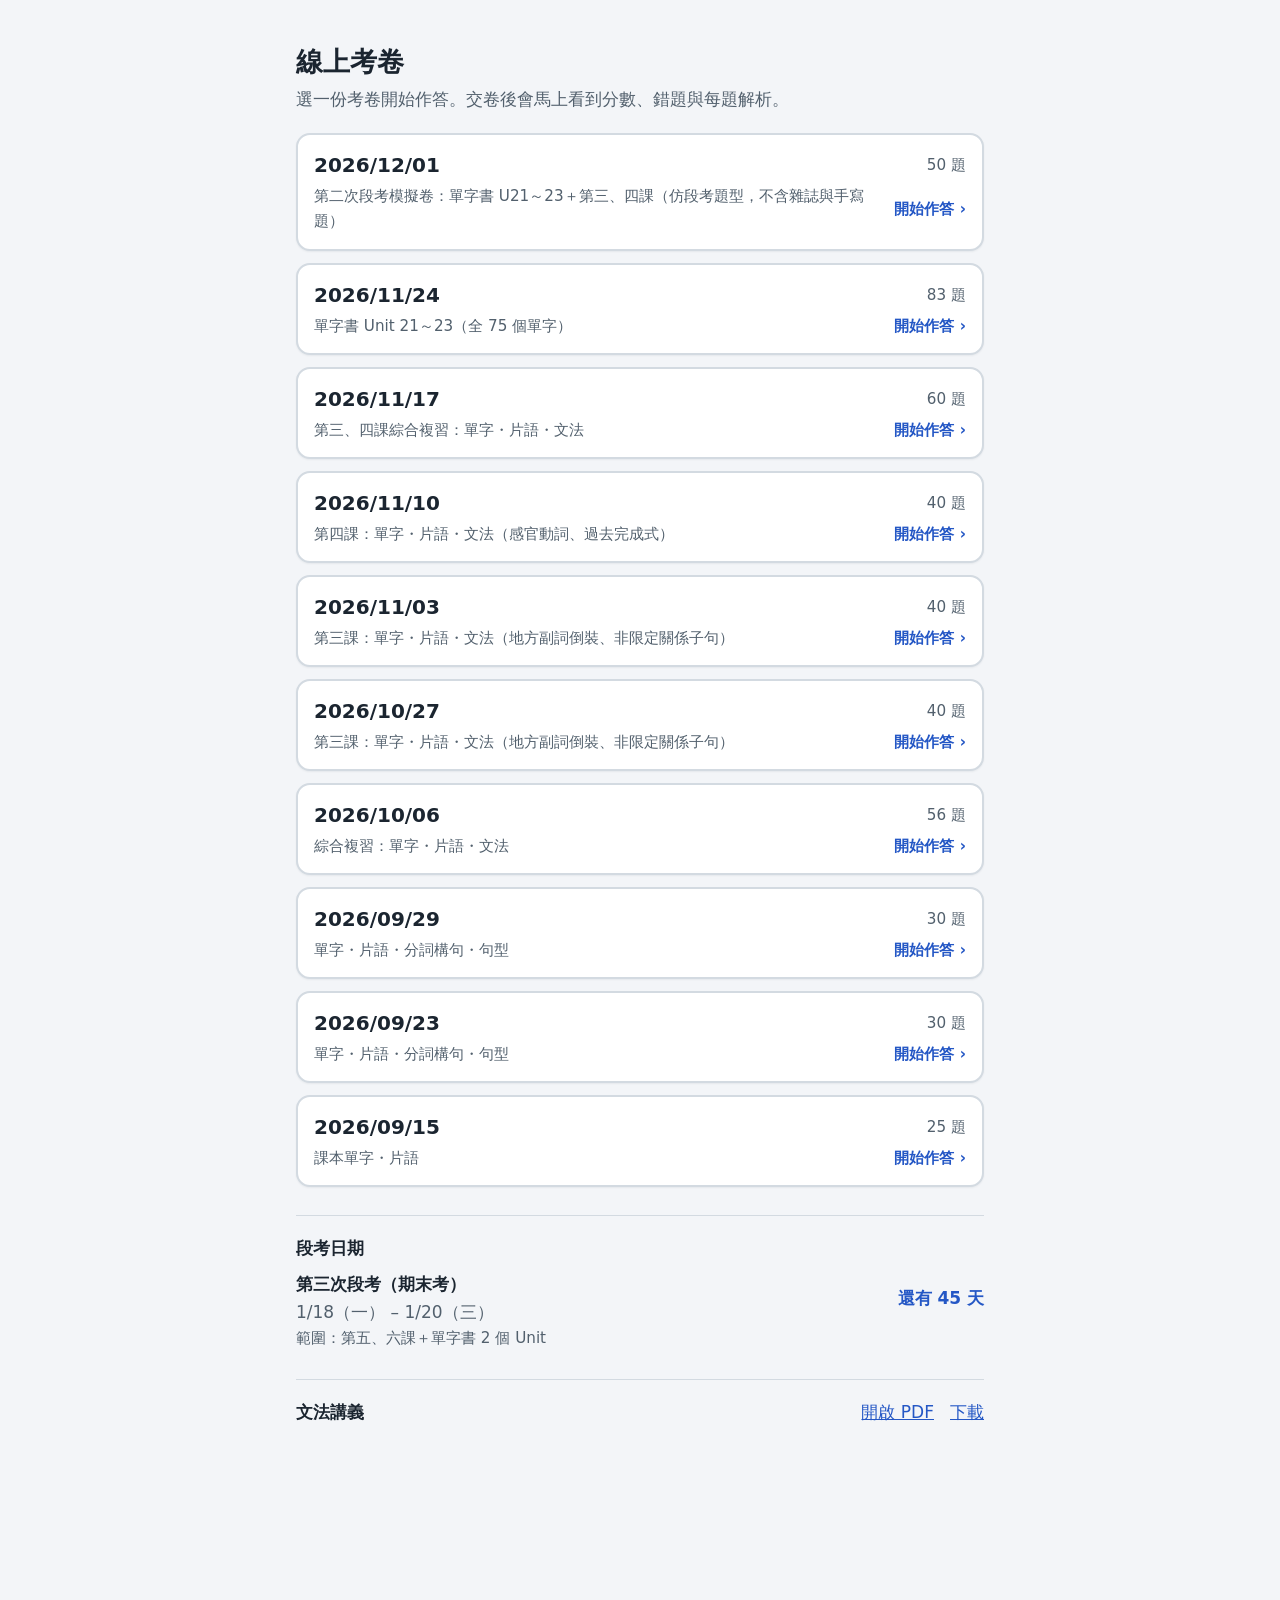
<file: exam/index.html>
<!DOCTYPE html>
<html lang="zh-Hant" translate="no" class="notranslate">
<head>
<meta charset="utf-8">
<meta name="google" content="notranslate">
<meta name="viewport" content="width=device-width, initial-scale=1">
<meta name="robots" content="noindex">
<meta name="color-scheme" content="light dark">
<title>線上考卷</title>
<link rel="icon" href="data:,">
<link rel="stylesheet" href="exam.css?v=2">
</head>
<body>
<main id="app" class="wrap notranslate" translate="no">
  <p class="status">載入中…</p>
  <noscript><p class="status">需要啟用 JavaScript 才能作答。</p></noscript>
</main>
<script src="exam.js?v=2"></script>
</body>
</html>
</file>
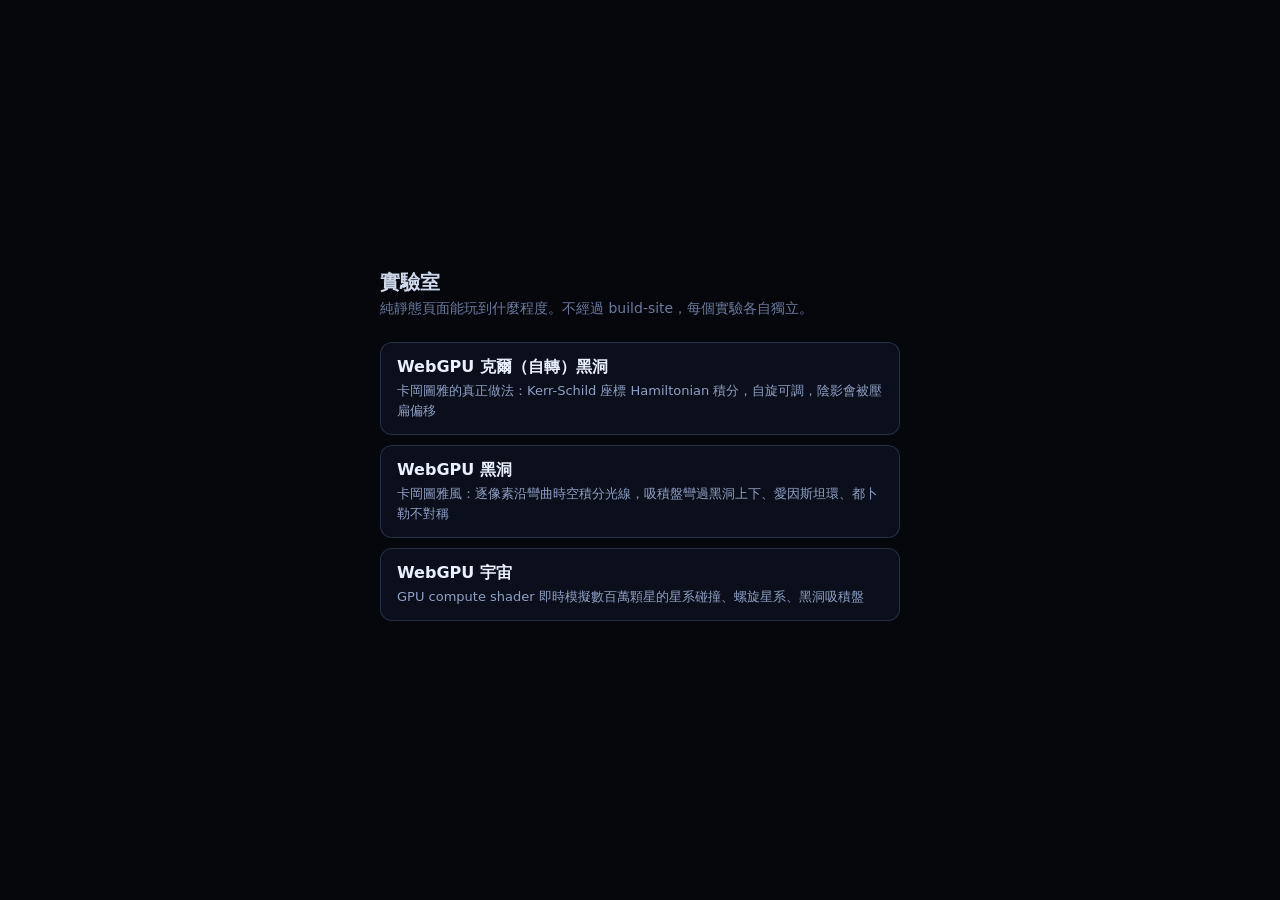
<file: lab/index.html>
<!doctype html>
<html lang="zh-Hant">
<head>
<meta charset="utf-8">
<meta name="viewport" content="width=device-width,initial-scale=1">
<meta name="robots" content="noindex">
<title>實驗室</title>
<style>
  :root { color-scheme: dark; }
  body { margin: 0; min-height: 100vh; background: #05070d; color: #cfd8ea; font-family: system-ui, "Noto Sans TC", "Microsoft JhengHei", sans-serif; display: grid; place-items: center; }
  main { width: min(520px, calc(100vw - 32px)); }
  h1 { font-size: 20px; font-weight: 600; margin: 0 0 4px; }
  p.sub { margin: 0 0 24px; color: #6b7a9c; font-size: 14px; }
  a.card { display: block; padding: 14px 16px; margin-bottom: 10px; border: 1px solid rgba(160,190,255,.18); border-radius: 12px; color: inherit; text-decoration: none; background: rgba(120,150,255,.06); }
  a.card:hover { background: rgba(120,150,255,.14); }
  a.card b { display: block; color: #eaf0ff; margin-bottom: 2px; }
  a.card span { font-size: 13px; color: #8fa0c4; }
</style>
</head>
<body>
<main>
  <h1>實驗室</h1>
  <p class="sub">純靜態頁面能玩到什麼程度。不經過 build-site，每個實驗各自獨立。</p>
  <a class="card" href="kerr/"><b>WebGPU 克爾（自轉）黑洞</b><span>卡岡圖雅的真正做法：Kerr-Schild 座標 Hamiltonian 積分，自旋可調，陰影會被壓扁偏移</span></a>
  <a class="card" href="blackhole/"><b>WebGPU 黑洞</b><span>卡岡圖雅風：逐像素沿彎曲時空積分光線，吸積盤彎過黑洞上下、愛因斯坦環、都卜勒不對稱</span></a>
  <a class="card" href="universe/"><b>WebGPU 宇宙</b><span>GPU compute shader 即時模擬數百萬顆星的星系碰撞、螺旋星系、黑洞吸積盤</span></a>
</main>
</body>
</html>
</file>
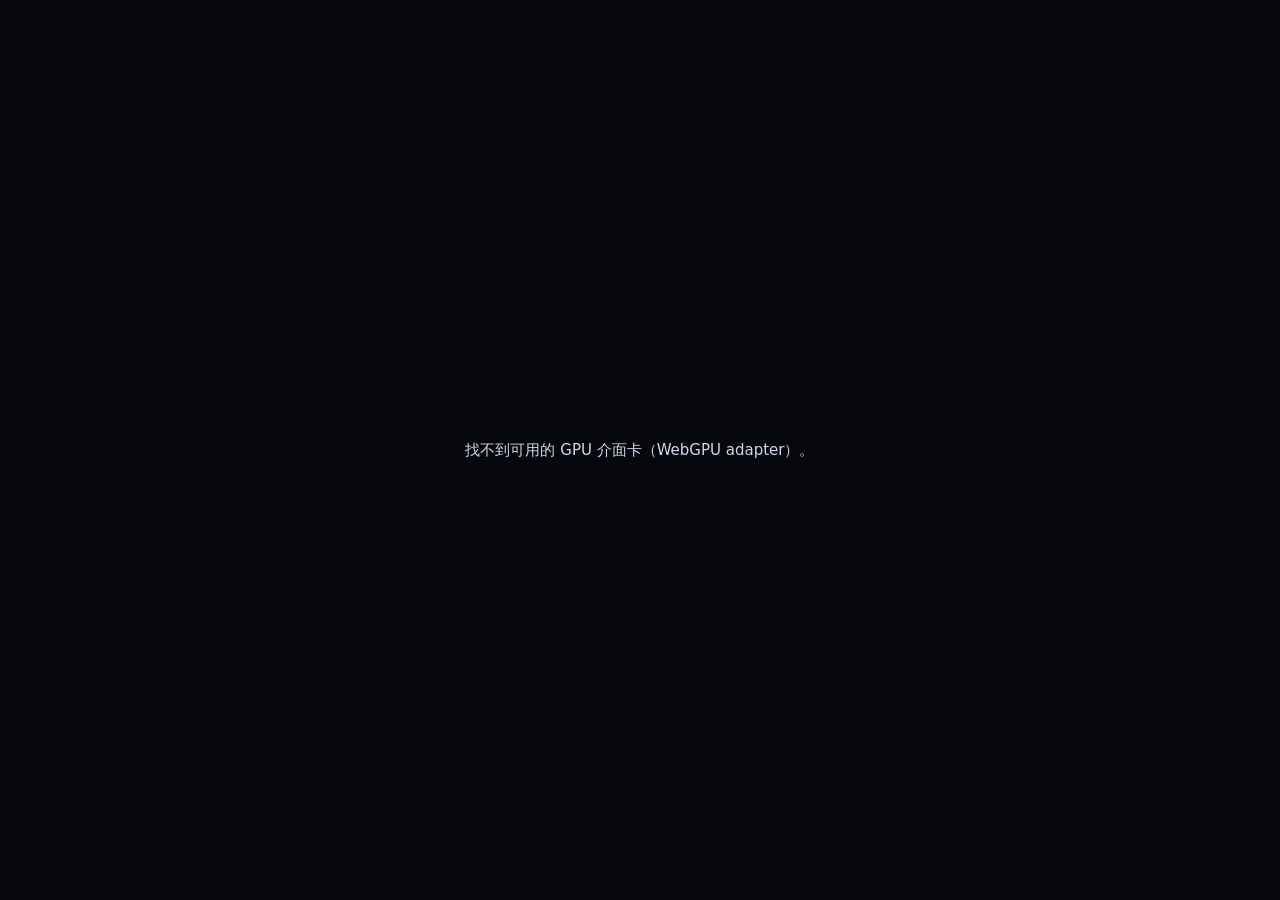
<file: lab/blackhole/index.html>
<!doctype html>
<html lang="zh-Hant">
<head>
<meta charset="utf-8">
<meta name="viewport" content="width=device-width,initial-scale=1">
<meta name="robots" content="noindex">
<title>黑洞實驗 · WebGPU</title>
<style>
  :root { color-scheme: dark; }
  * { box-sizing: border-box; }
  html, body { margin: 0; height: 100%; background: #000; overflow: hidden; font-family: system-ui, "Noto Sans TC", "Microsoft JhengHei", sans-serif; color: #cfd8ea; }
  canvas { position: fixed; inset: 0; width: 100%; height: 100%; display: block; touch-action: none; cursor: grab; }
  canvas:active { cursor: grabbing; }
  #ui { position: fixed; top: 12px; left: 12px; width: min(300px, calc(100vw - 24px)); max-height: calc(100vh - 24px); overflow: auto; padding: 14px 16px; border-radius: 14px; background: rgba(8, 12, 24, .62); border: 1px solid rgba(160, 190, 255, .16); backdrop-filter: blur(10px); -webkit-backdrop-filter: blur(10px); font-size: 13px; line-height: 1.5; transition: opacity .25s; }
  #ui.hidden { opacity: 0; pointer-events: none; }
  #ui h1 { margin: 0 0 2px; font-size: 15px; font-weight: 600; color: #eaf0ff; letter-spacing: .04em; }
  #stat { color: #8fa0c4; font-variant-numeric: tabular-nums; margin-bottom: 10px; min-height: 1.5em; }
  .row { display: flex; flex-wrap: wrap; gap: 6px; margin-bottom: 10px; }
  .lbl { width: 100%; font-size: 12px; color: #6b7a9c; margin-bottom: -2px; }
  button, select { font: inherit; color: inherit; background: rgba(120, 150, 255, .1); border: 1px solid rgba(160, 190, 255, .22); border-radius: 8px; padding: 4px 10px; cursor: pointer; }
  button:hover, select:hover { background: rgba(120, 150, 255, .2); }
  button.on { background: rgba(120, 160, 255, .38); border-color: rgba(190, 210, 255, .55); color: #fff; }
  label.sl { display: grid; grid-template-columns: 4.6em 1fr 2.6em; align-items: center; gap: 8px; margin-bottom: 4px; color: #9fb0d4; }
  label.sl output { text-align: right; font-variant-numeric: tabular-nums; color: #7d8db0; }
  input[type=range] { width: 100%; accent-color: #7f9cff; }
  .hint { margin-top: 10px; font-size: 12px; color: #6b7a9c; }
  #toggle { position: fixed; top: 12px; right: 12px; opacity: .55; }
  #msg { position: fixed; inset: 0; display: none; place-items: center; text-align: center; padding: 24px; line-height: 1.8; font-size: 15px; background: #05070d; }
  #msg.show { display: grid; }
  #msg code { background: rgba(255,255,255,.08); padding: 1px 6px; border-radius: 4px; }
</style>
</head>
<body>
<canvas id="c"></canvas>

<div id="ui">
  <h1>WebGPU 黑洞（卡岡圖雅風）</h1>
  <div id="stat">載入中…</div>
  <div class="lbl">畫面風格</div>
  <div class="row" id="modes">
    <button data-m="0">電影風</button>
    <button data-m="1">物理真實</button>
  </div>
  <div class="lbl">視角</div>
  <div class="row" id="views">
    <button data-v="cine">電影視角</button>
    <button data-v="top">近乎俯視</button>
    <button data-v="edge">正側面</button>
    <button data-v="close">貼近黑洞</button>
  </div>
  <label class="sl">吸積盤亮度 <input id="gain" type="range" min="0.2" max="3" step="0.05" value="1"><output></output></label>
  <label class="sl">吸積盤轉速 <input id="speed" type="range" min="0" max="3" step="0.05" value="1"><output></output></label>
  <label class="sl">光暈 <input id="bloom" type="range" min="0" max="3" step="0.05" value="1"><output></output></label>
  <div class="row">
    <label>畫質 <select id="quality">
      <option value="auto" selected>自動</option>
      <option value="0.5">低 0.5×</option>
      <option value="0.75">中 0.75×</option>
      <option value="1">高 1×</option>
    </select></label>
    <button id="pause" title="空白鍵">暫停</button>
  </div>
  <label><input id="auto" type="checkbox"> 鏡頭緩慢起伏</label>
  <div class="hint">拖曳旋轉 · 滾輪／雙指縮放 · 空白鍵暫停 · 1–4 切換視角 · M 切換風格 · H 隱藏面板<br>不自轉（史瓦西）黑洞；每個像素的光線都沿著彎曲時空逐步積分。</div>
</div>
<button id="toggle" title="H">面板</button>
<div id="msg"></div>

<script type="module">
// ───────────────────────── WGSL ─────────────────────────
// 單位：史瓦西半徑 rs = 1（事件視界在 r = 1、光子球在 r = 1.5、最內穩定軌道 ISCO 在 r = 3）。
const FULLSCREEN_VS = /* wgsl */`
@vertex
fn vs(@builtin(vertex_index) i: u32) -> @builtin(position) vec4f {
  let p = vec2f(f32((i << 1u) & 2u), f32(i & 2u));
  return vec4f(p * 2.0 - 1.0, 0.0, 1.0);
}`;

const TRACE_WGSL = FULLSCREEN_VS + /* wgsl */`
struct U { eye: vec4f, right: vec4f, up: vec4f, fwd: vec4f, a: vec4f, b: vec4f };
// a = (hdr寬, hdr高, tan(fov/2), 吸積盤時間)   b = (都卜勒強度 0~1, 吸積盤亮度, 吸積盤外緣, 0)
@group(0) @binding(0) var<uniform> u: U;

const RIN: f32 = 3.0;
const MAXSTEPS: i32 = 420;

fn h1(p: vec3f) -> f32 { return fract(sin(dot(p, vec3f(12.9898, 78.233, 37.719))) * 43758.5453); }

fn vnoise(p: vec3f) -> f32 {
  let i = floor(p);
  let f = fract(p);
  let w = f * f * (3.0 - 2.0 * f);
  let a = mix(mix(h1(i), h1(i + vec3f(1.0, 0.0, 0.0)), w.x),
              mix(h1(i + vec3f(0.0, 1.0, 0.0)), h1(i + vec3f(1.0, 1.0, 0.0)), w.x), w.y);
  let b = mix(mix(h1(i + vec3f(0.0, 0.0, 1.0)), h1(i + vec3f(1.0, 0.0, 1.0)), w.x),
              mix(h1(i + vec3f(0.0, 1.0, 1.0)), h1(i + vec3f(1.0, 1.0, 1.0)), w.x), w.y);
  return mix(a, b, w.z);
}

fn fbm(p: vec3f) -> f32 {
  var a = 0.5;
  var q = p;
  var s = 0.0;
  for (var k = 0; k < 4; k++) {
    s += a * vnoise(q);
    q = q * 2.03 + vec3f(1.7, 9.2, 3.1);
    a *= 0.5;
  }
  return s;
}

fn starLayer(dir: vec3f, scale: f32, thr: f32, pa: f32) -> vec3f {
  let ip = floor(dir * scale);
  if (h1(ip) < thr) { return vec3f(0.0); }
  let ctr = ip + 0.15 + 0.7 * vec3f(h1(ip + 3.1), h1(ip + 9.7), h1(ip + 23.9));
  let d = length(dir - normalize(ctr));
  let r = 1.6 * pa;
  let m = 1.0 - smoothstep(0.0, r, d);
  let b = pow(h1(ip + 5.5), 6.0) * 1.8 + 0.12;
  let tint = mix(vec3f(1.0, 0.75, 0.55), vec3f(0.62, 0.76, 1.0), h1(ip + 8.8));
  return tint * (m * m * b);
}

// 背景：星空 + 銀河帶 + 星雲。被黑洞扭曲的是「光線抵達無限遠時的方向」，用它來取樣。
fn sky(d: vec3f, pa: f32) -> vec3f {
  let band = exp(-pow(dot(d, normalize(vec3f(0.2, 0.85, 0.45))) * 3.2, 2.0));
  let mw = fbm(d * 3.0 + 7.0);
  var s = starLayer(d, 40.0, 0.6, pa) * 0.8 + starLayer(d, 90.0, 0.82, pa) * 0.5;
  s += starLayer(d, 200.0, 0.95 - 0.2 * band, pa) * 0.4;
  s += vec3f(1.0, 0.8, 0.62) * (0.045 * band * (0.2 + 1.1 * mw));
  s += vec3f(0.38, 0.17, 0.55) * (smoothstep(0.45, 0.9, fbm(d * 2.2 + 5.0)) * 0.025 * (0.3 + band));
  s += vec3f(0.004, 0.006, 0.012);
  return s;
}

// 溫度 → 顏色（x 約 1 為偏白的金色，小於 0.5 偏紅、大於 1.4 偏藍白）
fn ramp(x: f32) -> vec3f {
  var c = mix(vec3f(0.55, 0.08, 0.02), vec3f(1.0, 0.38, 0.1), smoothstep(0.2, 0.5, x));
  c = mix(c, vec3f(1.0, 0.72, 0.38), smoothstep(0.5, 0.8, x));
  c = mix(c, vec3f(1.0, 0.92, 0.8), smoothstep(0.8, 1.1, x));
  c = mix(c, vec3f(0.78, 0.86, 1.0), smoothstep(1.1, 1.8, x));
  return c;
}

// 光線在 Schwarzschild 時空的加速度（rs = 1）：a = -1.5 h² x / r⁵，h² = |x × v|² 是守恆量
fn accel(p: vec3f, h2: f32) -> vec3f {
  let r2 = dot(p, p);
  return p * (-1.5 * h2 / (r2 * r2 * sqrt(r2)));
}

// 吸積盤上一點 q，被看見的那條光線方向為 vd。回傳 rgb 與不透明度。
fn disk(q: vec3f, vd: vec3f) -> vec4f {
  let rr = length(q.xz);
  let rout = u.b.z;
  let t = u.a.w;

  // 差速轉動的雲氣紋理（內圈轉得比外圈快）
  let omega = 0.707 * pow(rr, -1.5);
  let ang = atan2(q.z, q.x) - omega * t;
  let ca = cos(ang);
  let sa = sin(ang);
  let n1 = fbm(vec3f(rr * 1.9, ca * 1.7, sa * 1.7));
  let n2 = vnoise(vec3f(rr * 9.0, ca * 5.0, sa * 5.0));
  let n3 = vnoise(vec3f(rr * 26.0, ca * 11.0, sa * 11.0));
  var dens = (0.22 + 1.15 * n1) * (0.55 + 0.75 * n2) * (0.75 + 0.5 * n3);
  dens *= smoothstep(RIN, RIN + 0.35, rr) * (1.0 - smoothstep(rout * 0.55, rout, rr));

  // 克卜勒轉速（靜止觀察者量到的速度）、都卜勒與重力紅移
  let beta = sqrt(0.5 / (rr - 1.0));
  let gam = inverseSqrt(1.0 - beta * beta);
  let tdir = normalize(vec3f(-q.z, 0.0, q.x));
  let bn = -beta * dot(tdir, vd);              // β·n，光子實際前進方向 n = -vd
  let g = sqrt(1.0 - 1.0 / rr) / (gam * (1.0 - bn));
  let x = 1.2 * pow(RIN / rr, 0.75) * pow(g, u.b.x);

  let emit = ramp(x) * (pow(x, 2.6) * 1.5 * u.b.y);
  return vec4f(emit, clamp(dens * 0.9, 0.0, 0.97));
}

@fragment
fn fs(@builtin(position) fc: vec4f) -> @location(0) vec4f {
  let res = u.a.xy;
  let uv = fc.xy / res;
  let ndc = vec2f(uv.x * 2.0 - 1.0, 1.0 - uv.y * 2.0);
  let tn = u.a.z;
  var v = normalize(u.fwd.xyz + u.right.xyz * (ndc.x * tn * res.x / res.y) + u.up.xyz * (ndc.y * tn));
  var p = u.eye.xyz;

  let L = cross(p, v);
  let h2 = dot(L, L);
  let rf = max(1.6 * length(p), 40.0);

  var col = vec3f(0.0);
  var trans = 1.0;
  var absorbed = false;
  var prev = p;
  var acc = accel(p, h2);

  for (var i = 0; i < MAXSTEPS; i++) {
    let r = length(p);
    if (r < 1.0) { absorbed = true; break; }
    if (r > rf && dot(p, v) > 0.0) { break; }
    let dt = clamp(0.045 * r, 0.02, 3.0);

    // leapfrog 積分一步
    v += acc * (0.5 * dt);
    prev = p;
    p += v * dt;
    acc = accel(p, h2);
    v += acc * (0.5 * dt);

    // 穿過赤道面？
    if (prev.y * p.y < 0.0) {
      let q = mix(prev, p, prev.y / (prev.y - p.y));
      let rr = length(q.xz);
      if (rr > RIN && rr < u.b.z) {
        let dk = disk(q, normalize(v));
        col += dk.rgb * (dk.a * trans);
        trans *= 1.0 - dk.a;
        if (trans < 0.015) { break; }
      }
    }
  }

  if (!absorbed && trans > 0.01) {
    let pa = 2.0 * tn / res.y;
    col += sky(normalize(v), pa) * trans;
  }
  return vec4f(col, 1.0);
}`;

const DOWN_WGSL = FULLSCREEN_VS + /* wgsl */`
@group(0) @binding(0) var src: texture_2d<f32>;
@group(0) @binding(1) var smp: sampler;

@fragment
fn fs(@builtin(position) fc: vec4f) -> @location(0) vec4f {
  let sd = vec2f(textureDimensions(src));
  let dd = max(floor(sd * 0.5), vec2f(1.0));
  let uv = fc.xy / dd;
  let ts = 1.0 / sd;
  var c = textureSampleLevel(src, smp, uv + vec2f(-ts.x, -ts.y), 0.0).rgb;
  c += textureSampleLevel(src, smp, uv + vec2f( ts.x, -ts.y), 0.0).rgb;
  c += textureSampleLevel(src, smp, uv + vec2f(-ts.x,  ts.y), 0.0).rgb;
  c += textureSampleLevel(src, smp, uv + vec2f( ts.x,  ts.y), 0.0).rgb;
  return vec4f(c * 0.25, 1.0);
}`;

const COMPOSITE_WGSL = FULLSCREEN_VS + /* wgsl */`
struct Comp { a: vec4f, p: vec4f };   // a = (畫面寬, 畫面高, 時間, 0)  p = (曝光, 光暈, 0, 0)
@group(0) @binding(0) var hdr: texture_2d<f32>;
@group(0) @binding(1) var smp: sampler;
@group(0) @binding(2) var<uniform> u: Comp;

fn h1(p: vec3f) -> f32 { return fract(sin(dot(p, vec3f(12.9898, 78.233, 37.719))) * 43758.5453); }

@fragment
fn fs(@builtin(position) fc: vec4f) -> @location(0) vec4f {
  let res = u.a.xy;
  let uv = fc.xy / res;
  let off = (uv - 0.5) * 0.0022;                      // 極輕微的鏡頭色散
  var c = vec3f(textureSampleLevel(hdr, smp, uv + off, 0.0).r,
                textureSampleLevel(hdr, smp, uv, 0.0).g,
                textureSampleLevel(hdr, smp, uv - off, 0.0).b);
  let bl = textureSampleLevel(hdr, smp, uv, 2.0).rgb * 0.30
         + textureSampleLevel(hdr, smp, uv, 3.0).rgb * 0.24
         + textureSampleLevel(hdr, smp, uv, 4.0).rgb * 0.18
         + textureSampleLevel(hdr, smp, uv, 5.0).rgb * 0.12;
  var col = (c + bl * u.p.y) * u.p.x;
  col = vec3f(1.0) - exp(-col);
  col = pow(col, vec3f(1.0 / 2.2));
  let q = uv * 2.0 - 1.0;
  col *= 1.0 - 0.3 * dot(q, q) * 0.5;
  col += (h1(vec3f(fc.xy, u.a.z)) - 0.5) / 160.0;      // 細微底片顆粒（同時消除色帶）
  return vec4f(col, 1.0);
}`;

// ───────────────────────── 小工具 ─────────────────────────
const $ = (id) => document.getElementById(id);
const canvas = $('c');
function fail(html) { $('msg').innerHTML = '<div>' + html + '</div>'; $('msg').classList.add('show'); $('ui').classList.add('hidden'); }
const clamp = (x, a, b) => Math.min(b, Math.max(a, x));
const norm3 = (v) => { const l = Math.hypot(v[0], v[1], v[2]) || 1; return [v[0] / l, v[1] / l, v[2] / l]; };
const cross3 = (a, b) => [a[1] * b[2] - a[2] * b[1], a[2] * b[0] - a[0] * b[2], a[0] * b[1] - a[1] * b[0]];

const VIEWS = {
  cine:  { pitch: 0.13, dist: 32 },
  top:   { pitch: 1.2,  dist: 30 },
  edge:  { pitch: 0.0,  dist: 32 },
  close: { pitch: 0.08, dist: 9 },
};

async function main() {
  if (!navigator.gpu) {
    return fail('這個瀏覽器不支援 WebGPU。<br>請用較新的 <code>Chrome</code> / <code>Edge</code>（113 以上）或 <code>Safari 26</code>，並確認是透過 https 或 localhost 開啟。');
  }
  const adapter = await navigator.gpu.requestAdapter();
  if (!adapter) return fail('找不到可用的 GPU 介面卡（WebGPU adapter）。');
  const device = await adapter.requestDevice();
  const gpuName = adapter.info?.description || adapter.info?.device || adapter.info?.vendor || 'GPU';
  device.lost.then((i) => fail('GPU 裝置遺失：' + i.message + '<br>重新整理頁面試試。'));
  let errShown = false;
  device.addEventListener('uncapturederror', (e) => {
    console.error(e.error.message);
    if (!errShown) { errShown = true; fail('WebGPU 錯誤：<br><code>' + String(e.error.message).replace(/</g, '&lt;').slice(0, 500) + '</code>'); }
  });

  const ctx = canvas.getContext('webgpu');
  const format = navigator.gpu.getPreferredCanvasFormat();
  ctx.configure({ device, format, alphaMode: 'opaque' });
  const HDR = 'rgba16float';
  const sampler = device.createSampler({ magFilter: 'linear', minFilter: 'linear', mipmapFilter: 'linear', addressModeU: 'clamp-to-edge', addressModeV: 'clamp-to-edge' });

  const mk = (code, fmt) => {
    const m = device.createShaderModule({ code });
    return device.createRenderPipeline({ layout: 'auto', vertex: { module: m, entryPoint: 'vs' }, fragment: { module: m, entryPoint: 'fs', targets: [{ format: fmt }] } });
  };
  const tracePipe = mk(TRACE_WGSL, HDR);
  const downPipe = mk(DOWN_WGSL, HDR);
  const compPipe = mk(COMPOSITE_WGSL, format);

  const traceUBO = device.createBuffer({ size: 96, usage: GPUBufferUsage.UNIFORM | GPUBufferUsage.COPY_DST });
  const compUBO = device.createBuffer({ size: 32, usage: GPUBufferUsage.UNIFORM | GPUBufferUsage.COPY_DST });
  const traceBG = device.createBindGroup({ layout: tracePipe.getBindGroupLayout(0), entries: [{ binding: 0, resource: { buffer: traceUBO } }] });

  // ── UI ──
  const state = { mode: 0, gain: 1, speed: 1, bloom: 1, quality: 'auto', auto: false, paused: false };
  const modeBtns = [...document.querySelectorAll('#modes button')];
  const setMode = (m) => { state.mode = m; modeBtns.forEach((b) => b.classList.toggle('on', +b.dataset.m === m)); };
  modeBtns.forEach((b) => b.addEventListener('click', () => setMode(+b.dataset.m)));
  setMode(0);
  for (const id of ['gain', 'speed', 'bloom']) {
    const el = $(id), out = el.parentElement.querySelector('output');
    const upd = () => { state[id] = +el.value; out.textContent = el.value; };
    el.addEventListener('input', upd); upd();
  }
  $('quality').addEventListener('change', (e) => { state.quality = e.target.value; });
  $('auto').addEventListener('change', (e) => { state.auto = e.target.checked; });
  const pauseBtn = $('pause');
  const togglePause = () => { state.paused = !state.paused; pauseBtn.textContent = state.paused ? '繼續' : '暫停'; pauseBtn.classList.toggle('on', state.paused); };
  pauseBtn.addEventListener('click', togglePause);
  const toggleUI = () => $('ui').classList.toggle('hidden');
  $('toggle').addEventListener('click', toggleUI);

  const cam = { yaw: 0.5, pitch: 0.13, dist: 32, dir: 1 };
  const setView = (k) => { const v = VIEWS[k]; if (v) { cam.pitch = v.pitch; cam.dist = v.dist; } };
  document.querySelectorAll('#views button').forEach((b) => b.addEventListener('click', () => setView(b.dataset.v)));
  addEventListener('keydown', (e) => {
    if (e.target.tagName === 'SELECT') return;
    if (e.key === ' ') { e.preventDefault(); togglePause(); }
    else if (e.key === 'h' || e.key === 'H') toggleUI();
    else if (e.key === 'm' || e.key === 'M') setMode(1 - state.mode);
    else if (/^[1-4]$/.test(e.key)) setView(Object.keys(VIEWS)[+e.key - 1]);
  });

  const ptrs = new Map(); let pinch = 0, lastTouch = 0;
  canvas.addEventListener('pointerdown', (e) => { canvas.setPointerCapture(e.pointerId); ptrs.set(e.pointerId, [e.clientX, e.clientY]); lastTouch = performance.now(); });
  canvas.addEventListener('pointermove', (e) => {
    const prev = ptrs.get(e.pointerId); if (!prev) return;
    const cur = [e.clientX, e.clientY];
    if (ptrs.size === 1) {
      cam.yaw -= (cur[0] - prev[0]) * 0.005;
      cam.pitch = clamp(cam.pitch + (cur[1] - prev[1]) * 0.004, -1.45, 1.45);
    }
    ptrs.set(e.pointerId, cur);
    if (ptrs.size === 2) {
      const [a, b] = [...ptrs.values()]; const d = Math.hypot(a[0] - b[0], a[1] - b[1]);
      if (pinch) cam.dist = clamp(cam.dist * pinch / d, 4, 120);
      pinch = d;
    }
    lastTouch = performance.now();
  });
  const up = (e) => { ptrs.delete(e.pointerId); pinch = 0; };
  canvas.addEventListener('pointerup', up); canvas.addEventListener('pointercancel', up);
  canvas.addEventListener('wheel', (e) => { e.preventDefault(); cam.dist = clamp(cam.dist * Math.exp(e.deltaY * 0.0011), 4, 120); lastTouch = performance.now(); }, { passive: false });

  // ── 隨大小／畫質重建的資源 ──
  let W = 0, H = 0, HW = 0, HH = 0, hdrTex = null, mipViews = [], downBGs = [], compBG = null;
  let autoQ = 0.6, emaDt = 16, qTimer = 0;
  function resize() {
    const dpr = Math.min(window.devicePixelRatio || 1, 1.5);
    const w = Math.max(64, Math.round(canvas.clientWidth * dpr)), h = Math.max(64, Math.round(canvas.clientHeight * dpr));
    const q = state.quality === 'auto' ? autoQ : +state.quality;
    const hw = Math.max(64, Math.round(w * q)), hh = Math.max(64, Math.round(h * q));
    if (w === W && h === H && hw === HW && hh === HH) return;
    W = w; H = h; HW = hw; HH = hh; canvas.width = w; canvas.height = h;
    hdrTex?.destroy();
    const mips = Math.min(6, Math.floor(Math.log2(Math.max(hw, hh))) + 1);
    hdrTex = device.createTexture({ size: [hw, hh], format: HDR, mipLevelCount: mips, usage: GPUTextureUsage.RENDER_ATTACHMENT | GPUTextureUsage.TEXTURE_BINDING });
    mipViews = Array.from({ length: mips }, (_, i) => hdrTex.createView({ baseMipLevel: i, mipLevelCount: 1 }));
    downBGs = mipViews.slice(0, -1).map((v) => device.createBindGroup({ layout: downPipe.getBindGroupLayout(0), entries: [{ binding: 0, resource: v }, { binding: 1, resource: sampler }] }));
    compBG = device.createBindGroup({ layout: compPipe.getBindGroupLayout(0), entries: [{ binding: 0, resource: hdrTex.createView() }, { binding: 1, resource: sampler }, { binding: 2, resource: { buffer: compUBO } }] });
  }

  // ── 每一幀 ──
  const TAN = Math.tan(50 * Math.PI / 360);
  let last = performance.now(), statT = 0, diskT = 0;
  function frame(now) {
    requestAnimationFrame(frame);
    const dtReal = Math.min(100, now - last); last = now;
    emaDt += (dtReal - emaDt) * 0.06;
    if (state.quality === 'auto' && now - qTimer > 1200) {
      qTimer = now;
      if (emaDt > 28 && autoQ > 0.36) autoQ = Math.max(0.35, Math.round(autoQ * 0.85 * 20) / 20);
      else if (emaDt < 17.8 && autoQ < 1) autoQ = Math.min(1, Math.round(autoQ * 1.12 * 20) / 20);
    }
    resize();
    if (!state.paused) diskT += dtReal * 0.001 * 6 * state.speed;
    if (state.auto && ptrs.size === 0 && now - lastTouch > 2500) {
      cam.pitch += 0.0012 * cam.dir;
      if (cam.pitch > 0.75) cam.dir = -1; else if (cam.pitch < 0.03) cam.dir = 1;
    }

    const cp = Math.cos(cam.pitch), sp = Math.sin(cam.pitch);
    const eye = [cam.dist * cp * Math.sin(cam.yaw), cam.dist * sp, cam.dist * cp * Math.cos(cam.yaw)];
    const fwd = norm3([-eye[0], -eye[1], -eye[2]]);
    const right = norm3(cross3(fwd, [0, 1, 0]));
    const upv = cross3(right, fwd);
    device.queue.writeBuffer(traceUBO, 0, new Float32Array([
      ...eye, 0, ...right, 0, ...upv, 0, ...fwd, 0,
      HW, HH, TAN, diskT,
      state.mode, state.gain, 15, 0,
    ]));
    device.queue.writeBuffer(compUBO, 0, new Float32Array([W, H, now * 0.001, 0, 1.0, state.bloom, 0, 0]));

    const enc = device.createCommandEncoder();
    const pass = (view, pipe, bg, clear) => {
      const p = enc.beginRenderPass({ colorAttachments: [{ view, clearValue: [0, 0, 0, 1], loadOp: 'clear', storeOp: 'store' }] });
      p.setPipeline(pipe); p.setBindGroup(0, bg); p.draw(3); p.end();
    };
    pass(mipViews[0], tracePipe, traceBG);
    for (let i = 0; i < downBGs.length; i++) pass(mipViews[i + 1], downPipe, downBGs[i]);
    pass(ctx.getCurrentTexture().createView(), compPipe, compBG);
    device.queue.submit([enc.finish()]);

    if (now - statT > 400) {
      statT = now;
      $('stat').textContent = `${(1000 / Math.max(emaDt, 0.1)).toFixed(0)} FPS · 光線解析度 ${HW}×${HH} · ${gpuName}`;
    }
  }
  requestAnimationFrame(frame);
}

main().catch((e) => { console.error(e); fail('初始化失敗：<br><code>' + String(e.message || e).replace(/</g, '&lt;') + '</code>'); });
</script>
</body>
</html>
</file>
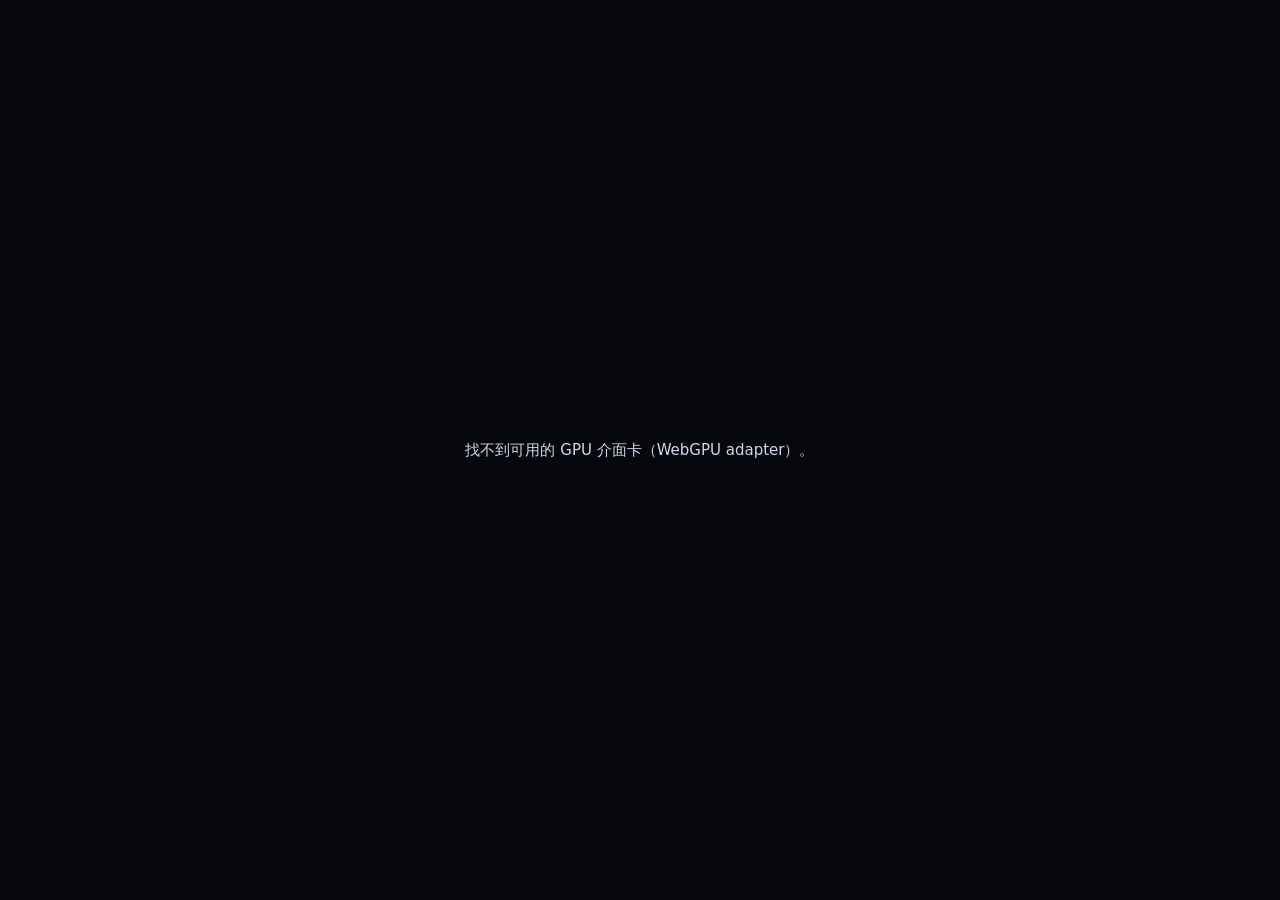
<file: lab/kerr/index.html>
<!doctype html>
<html lang="zh-Hant">
<head>
<meta charset="utf-8">
<meta name="viewport" content="width=device-width,initial-scale=1">
<meta name="robots" content="noindex">
<title>克爾黑洞 · WebGPU</title>
<style>
  :root { color-scheme: dark; }
  * { box-sizing: border-box; }
  html, body { margin: 0; height: 100%; background: #000; overflow: hidden; font-family: system-ui, "Noto Sans TC", "Microsoft JhengHei", sans-serif; color: #cfd8ea; }
  canvas { position: fixed; inset: 0; width: 100%; height: 100%; display: block; touch-action: none; cursor: grab; }
  canvas:active { cursor: grabbing; }
  #ui { position: fixed; top: 12px; left: 12px; width: min(310px, calc(100vw - 24px)); max-height: calc(100vh - 170px); overflow: auto; padding: 14px 16px; border-radius: 14px; background: rgba(8, 12, 24, .62); border: 1px solid rgba(160, 190, 255, .16); backdrop-filter: blur(10px); -webkit-backdrop-filter: blur(10px); font-size: 13px; line-height: 1.5; transition: opacity .25s; }
  #ui.hidden { opacity: 0; pointer-events: none; }
  #ui h1 { margin: 0 0 2px; font-size: 15px; font-weight: 600; color: #eaf0ff; letter-spacing: .04em; }
  #stat { color: #8fa0c4; font-variant-numeric: tabular-nums; margin-bottom: 10px; min-height: 1.5em; }
  .row { display: flex; flex-wrap: wrap; gap: 6px; margin-bottom: 10px; }
  .lbl { width: 100%; font-size: 12px; color: #6b7a9c; margin-bottom: -2px; }
  button, select { font: inherit; color: inherit; background: rgba(120, 150, 255, .1); border: 1px solid rgba(160, 190, 255, .22); border-radius: 8px; padding: 4px 10px; cursor: pointer; }
  button:hover, select:hover { background: rgba(120, 150, 255, .2); }
  button.on { background: rgba(120, 160, 255, .38); border-color: rgba(190, 210, 255, .55); color: #fff; }
  label.sl { display: grid; grid-template-columns: 6.4em 1fr 3em; align-items: center; gap: 8px; margin-bottom: 4px; color: #9fb0d4; }
  label.sl output { text-align: right; font-variant-numeric: tabular-nums; color: #7d8db0; }
  input[type=range] { width: 100%; accent-color: #7f9cff; }
  .hint { margin-top: 10px; font-size: 12px; color: #6b7a9c; }
  #info { color: #8fa0c4; font-size: 12px; margin: -2px 0 8px; font-variant-numeric: tabular-nums; }
  #hud { position: fixed; left: 12px; bottom: 12px; max-width: calc(100vw - 24px); padding: 10px 14px; border-radius: 12px; background: rgba(8, 12, 24, .55); border: 1px solid rgba(160, 190, 255, .14); backdrop-filter: blur(8px); -webkit-backdrop-filter: blur(8px); font-size: 12.5px; line-height: 1.65; color: #9fb0d4; font-variant-numeric: tabular-nums; pointer-events: none; transition: opacity .25s; }
  #hud.hidden { opacity: 0; }
  #hud b { color: #eaf0ff; font-weight: 600; }
  #hud .dim { color: #6b7a9c; }
  #toggle { position: fixed; top: 12px; right: 12px; opacity: .55; }
  #msg { position: fixed; inset: 0; display: none; place-items: center; text-align: center; padding: 24px; line-height: 1.8; font-size: 15px; background: #05070d; }
  #msg.show { display: grid; }
  #msg code { background: rgba(255,255,255,.08); padding: 1px 6px; border-radius: 4px; }
</style>
</head>
<body>
<canvas id="c"></canvas>

<div id="ui">
  <h1>WebGPU 克爾（自轉）黑洞</h1>
  <div id="stat">載入中…</div>
  <label class="sl">自旋 a/M <input id="spin" type="range" min="0" max="0.999" step="0.001" value="0.99"><output></output></label>
  <div id="info"></div>
  <div class="row"><label>黑洞質量 <select id="mass">
    <option value="10">10 M☉（恆星級）</option>
    <option value="4300000">430 萬 M☉（人馬座 A*）</option>
    <option value="100000000" selected>1 億 M☉（卡岡圖雅）</option>
    <option value="6500000000">65 億 M☉（M87*）</option>
  </select></label></div>
  <div class="lbl">畫面風格</div>
  <div class="row" id="modes">
    <button data-m="0">電影風</button>
    <button data-m="1">物理真實</button>
  </div>
  <div class="lbl">視角</div>
  <div class="row" id="views">
    <button data-v="cine">電影視角</button>
    <button data-v="top">近乎俯視</button>
    <button data-v="edge">正側面</button>
    <button data-v="close">貼近黑洞</button>
  </div>
  <label class="sl">吸積盤亮度 <input id="gain" type="range" min="0.2" max="3" step="0.05" value="1"><output></output></label>
  <label class="sl">吸積盤轉速 <input id="speed" type="range" min="0" max="3" step="0.05" value="1"><output></output></label>
  <label class="sl">光暈 <input id="bloom" type="range" min="0" max="3" step="0.05" value="1"><output></output></label>
  <div class="row">
    <label>畫質 <select id="quality">
      <option value="auto" selected>自動</option>
      <option value="0.35">極低 0.35×</option>
      <option value="0.5">低 0.5×</option>
      <option value="0.75">中 0.75×</option>
      <option value="1">高 1×</option>
    </select></label>
    <button id="pause" title="空白鍵">暫停</button>
  </div>
  <label><input id="auto" type="checkbox"> 鏡頭緩慢起伏</label>
  <div class="hint">拖曳旋轉 · 滾輪／雙指縮放 · 空白鍵暫停 · 1–4 切換視角 · M 切換風格 · H 隱藏面板<br>把自旋拉到 0 就是上一頁的史瓦西黑洞；拉到 0.999 接近電影裡的卡岡圖雅。<br>畫面只取決於「距離是幾個 M」；選不同質量只會改變左下角換算出來的真實公里數，不會改變畫面。</div>
</div>
<div id="hud"></div>
<button id="toggle" title="H">面板</button>
<div id="msg"></div>

<script type="module">
// ───────────────────────── WGSL ─────────────────────────
// 單位：M = 1（G = c = 1）。視界半徑 r+ = 1 + √(1−a²)，自旋 a ∈ [0, 1)。
// 座標：Kerr-Schild 笛卡兒座標（x, y, z），自旋軸為 +z。場景座標 (x, y上, z) 與它的對應見 toKS / toScene。
const FULLSCREEN_VS = /* wgsl */`
@vertex
fn vs(@builtin(vertex_index) i: u32) -> @builtin(position) vec4f {
  let p = vec2f(f32((i << 1u) & 2u), f32(i & 2u));
  return vec4f(p * 2.0 - 1.0, 0.0, 1.0);
}`;

const TRACE_WGSL = FULLSCREEN_VS + /* wgsl */`
struct U { eye: vec4f, right: vec4f, up: vec4f, fwd: vec4f, a: vec4f, b: vec4f, c: vec4f };
// a = (hdr寬, hdr高, tan(fov/2), 吸積盤時間)
// b = (都卜勒強度 0~1, 吸積盤亮度, 吸積盤外緣, 自旋 a)
// c = (吸積盤內緣 = ISCO, 視界半徑, 0, 0)
@group(0) @binding(0) var<uniform> u: U;

const MAXSTEPS: i32 = 360;

fn toKS(v: vec3f) -> vec3f { return vec3f(v.x, -v.z, v.y); }
fn toScene(w: vec3f) -> vec3f { return vec3f(w.x, w.z, -w.y); }

fn h1(p: vec3f) -> f32 { return fract(sin(dot(p, vec3f(12.9898, 78.233, 37.719))) * 43758.5453); }

fn vnoise(p: vec3f) -> f32 {
  let i = floor(p);
  let f = fract(p);
  let w = f * f * (3.0 - 2.0 * f);
  let a = mix(mix(h1(i), h1(i + vec3f(1.0, 0.0, 0.0)), w.x),
              mix(h1(i + vec3f(0.0, 1.0, 0.0)), h1(i + vec3f(1.0, 1.0, 0.0)), w.x), w.y);
  let b = mix(mix(h1(i + vec3f(0.0, 0.0, 1.0)), h1(i + vec3f(1.0, 0.0, 1.0)), w.x),
              mix(h1(i + vec3f(0.0, 1.0, 1.0)), h1(i + vec3f(1.0, 1.0, 1.0)), w.x), w.y);
  return mix(a, b, w.z);
}

fn fbm(p: vec3f) -> f32 {
  var a = 0.5;
  var q = p;
  var s = 0.0;
  for (var k = 0; k < 4; k++) {
    s += a * vnoise(q);
    q = q * 2.03 + vec3f(1.7, 9.2, 3.1);
    a *= 0.5;
  }
  return s;
}

fn starLayer(dir: vec3f, scale: f32, thr: f32, pa: f32) -> vec3f {
  let ip = floor(dir * scale);
  if (h1(ip) < thr) { return vec3f(0.0); }
  let ctr = ip + 0.15 + 0.7 * vec3f(h1(ip + 3.1), h1(ip + 9.7), h1(ip + 23.9));
  let d = length(dir - normalize(ctr));
  let r = 1.6 * pa;
  let m = 1.0 - smoothstep(0.0, r, d);
  let b = pow(h1(ip + 5.5), 6.0) * 1.8 + 0.12;
  let tint = mix(vec3f(1.0, 0.75, 0.55), vec3f(0.62, 0.76, 1.0), h1(ip + 8.8));
  return tint * (m * m * b);
}

fn sky(d: vec3f, pa: f32) -> vec3f {
  let band = exp(-pow(dot(d, normalize(vec3f(0.2, 0.85, 0.45))) * 3.2, 2.0));
  let mw = fbm(d * 3.0 + 7.0);
  var s = starLayer(d, 40.0, 0.6, pa) * 0.8 + starLayer(d, 90.0, 0.82, pa) * 0.5;
  s += starLayer(d, 200.0, 0.95 - 0.2 * band, pa) * 0.4;
  s += vec3f(1.0, 0.8, 0.62) * (0.045 * band * (0.2 + 1.1 * mw));
  s += vec3f(0.38, 0.17, 0.55) * (smoothstep(0.45, 0.9, fbm(d * 2.2 + 5.0)) * 0.025 * (0.3 + band));
  s += vec3f(0.004, 0.006, 0.012);
  return s;
}

fn ramp(x: f32) -> vec3f {
  var c = mix(vec3f(0.55, 0.08, 0.02), vec3f(1.0, 0.38, 0.1), smoothstep(0.2, 0.5, x));
  c = mix(c, vec3f(1.0, 0.72, 0.38), smoothstep(0.5, 0.8, x));
  c = mix(c, vec3f(1.0, 0.92, 0.8), smoothstep(0.8, 1.1, x));
  c = mix(c, vec3f(0.78, 0.86, 1.0), smoothstep(1.1, 1.8, x));
  return c;
}

// ── Kerr-Schild 時空中光子的 Hamiltonian：H = ½[ -1 + |p|² - f·ξ² ]，ξ = 1 + l·p（能量 E = 1）──
struct Deriv { dx: vec3f, dp: vec3f };

fn kerrR(x: vec3f, a: f32) -> f32 {
  let q = dot(x, x) - a * a;
  return sqrt(0.5 * (q + sqrt(q * q + 4.0 * a * a * x.z * x.z)));
}

// 回傳 (l, f)，用於相機初始動量
fn lf(x: vec3f, a: f32) -> vec4f {
  let r = kerrR(x, a);
  let r2 = r * r;
  let D = r2 + a * a;
  let S = r2 * r2 + a * a * x.z * x.z;
  return vec4f((r * x.x + a * x.y) / D, (r * x.y - a * x.x) / D, x.z / r, 2.0 * r2 * r / S);
}

fn rhs(x: vec3f, p: vec3f, a: f32) -> Deriv {
  let a2 = a * a;
  let z2 = x.z * x.z;
  let qq = dot(x, x) - a2;
  let r2 = 0.5 * (qq + sqrt(qq * qq + 4.0 * a2 * z2));
  let r = sqrt(r2);
  let D = r2 + a2;
  let D2 = D * D;
  let rho2 = x.x * x.x + x.y * x.y;
  let S = r2 * r2 + a2 * z2;
  let f = 2.0 * r2 * r / S;
  let l = vec3f((r * x.x + a * x.y) / D, (r * x.y - a * x.x) / D, x.z / r);
  let xi = 1.0 + dot(l, p);

  // r 對 x、y、z 的偏導數
  let iG = 1.0 / (r * rho2 / D2 + z2 / (r2 * r));
  let rg = vec3f(x.x / D, x.y / D, x.z / r2) * iG;

  let S2 = S * S;
  let Fr = 2.0 * r2 * (3.0 * a2 * z2 - r2 * r2) / S2;
  let Fz = -4.0 * a2 * r2 * r * x.z / S2;
  let Nx = r * x.x + a * x.y;
  let Ny = r * x.y - a * x.x;
  let c = vec3f((x.x * D - 2.0 * r * Nx) / D2, (x.y * D - 2.0 * r * Ny) / D2, -x.z / r2);
  let Pc = dot(p, c);
  let e = vec3f((p.x * r - p.y * a) / D, (p.x * a + p.y * r) / D, p.z / r);

  let k = f * xi;
  let h = 0.5 * xi * xi;
  var d: Deriv;
  d.dx = p - k * l;
  d.dp = rg * (h * Fr + k * Pc) + vec3f(0.0, 0.0, h * Fz) + k * e;
  return d;
}

// 吸積盤上一點（BL 半徑 rr，角度來自 KS 座標），Lf 是光線的 z 向角動量
fn disk(q: vec3f, rr: f32, Lf: f32) -> vec4f {
  let spin = u.b.w;
  let rin = u.c.x;
  let rout = u.b.z;
  let t = u.a.w;

  // 差速轉動的雲氣紋理：Ω = 1/(r^1.5 + a)，內圈轉得比外圈快
  let omega = 1.0 / (pow(rr, 1.5) + spin);
  let ang = atan2(q.y, q.x) - omega * t;
  let ca = cos(ang);
  let sa = sin(ang);
  let n1 = fbm(vec3f(rr * 0.95, ca * 1.7, sa * 1.7));
  let n2 = vnoise(vec3f(rr * 4.5, ca * 5.0, sa * 5.0));
  let n3 = vnoise(vec3f(rr * 13.0, ca * 11.0, sa * 11.0));
  var dens = (0.22 + 1.15 * n1) * (0.55 + 0.75 * n2) * (0.75 + 0.5 * n3);
  dens *= smoothstep(rin, rin * 1.08 + 0.12, rr) * (1.0 - smoothstep(rout * 0.5, rout, rr));

  // 圓軌道上的發光體：u^t，與光子能量比 g = 1 / (u^t (1 + Ω·Lf))
  // （追蹤時自旋取負，等於時間反演，所以物理上的 L 與 Lf 差一個負號）
  let sr = sqrt(rr);
  let ut = (rr * sr + spin) / (pow(rr, 0.75) * sqrt(max(rr * sr - 3.0 * sr + 2.0 * spin, 1e-3)));
  let g = clamp(1.0 / max(ut * (1.0 + omega * Lf), 0.05), 0.05, 4.0);

  let x = 1.15 * pow(5.0 / rr, 0.45) * pow(g, u.b.x);
  let emit = ramp(x) * (pow(x, 2.3) * 0.85 * u.b.y);
  return vec4f(emit, clamp(dens * 0.9, 0.0, 0.97));
}

@fragment
fn fs(@builtin(position) fc: vec4f) -> @location(0) vec4f {
  let res = u.a.xy;
  let uv = fc.xy / res;
  let ndc = vec2f(uv.x * 2.0 - 1.0, 1.0 - uv.y * 2.0);
  let tn = u.a.z;
  let vs = normalize(u.fwd.xyz + u.right.xyz * (ndc.x * tn * res.x / res.y) + u.up.xyz * (ndc.y * tn));

  // 時間反演：從相機「往外發射」一個光子，並把自旋取負，得到的路徑就是真正進入相機的光線倒著走的路徑
  let spin = u.b.w;
  let am = -spin;
  let a2 = am * am;
  let rin = u.c.x;
  let rout = u.b.z;
  let rhor = u.c.y;

  var x = toKS(u.eye.xyz);
  let d = toKS(vs);
  let l0 = lf(x, am);
  let m = dot(l0.xyz, d);
  let s = (l0.w * m + sqrt(1.0 + l0.w - l0.w * m * m)) / (1.0 - l0.w * m * m);
  var p = d * s;
  let Lf = x.x * p.y - x.y * p.x;          // 守恆量
  let rf = max(1.6 * length(x), 100.0);

  var col = vec3f(0.0);
  var trans = 1.0;
  var escaped = false;
  var vdir = d;

  for (var i = 0; i < MAXSTEPS; i++) {
    let r = kerrR(x, am);
    if (r < rhor + 0.02) { break; }
    if (r > rf) { escaped = true; break; }
    let dt = clamp(0.1 * r * r / (r + 4.0), 0.01, 6.0);

    // RK4
    let k1 = rhs(x, p, am);
    let k2 = rhs(x + (0.5 * dt) * k1.dx, p + (0.5 * dt) * k1.dp, am);
    let k3 = rhs(x + (0.5 * dt) * k2.dx, p + (0.5 * dt) * k2.dp, am);
    let k4 = rhs(x + dt * k3.dx, p + dt * k3.dp, am);
    let xn = x + (dt / 6.0) * (k1.dx + 2.0 * k2.dx + 2.0 * k3.dx + k4.dx);
    let pn = p + (dt / 6.0) * (k1.dp + 2.0 * k2.dp + 2.0 * k3.dp + k4.dp);
    vdir = xn - x;

    // 穿過赤道面（z = 0）？
    if (x.z * xn.z < 0.0) {
      let q = mix(x, xn, x.z / (x.z - xn.z));
      let rr = sqrt(max(dot(q.xy, q.xy) - a2, 0.0));
      if (rr > rin && rr < rout) {
        let dk = disk(q, rr, Lf);
        col += dk.rgb * (dk.a * trans);
        trans *= 1.0 - dk.a;
        if (trans < 0.015) { break; }
      }
    }
    x = xn;
    p = pn;
  }

  if (escaped && trans > 0.01) {
    let pa = 2.0 * tn / res.y;
    col += sky(toScene(normalize(vdir)), pa) * trans;
  }
  return vec4f(col, 1.0);
}`;

const DOWN_WGSL = FULLSCREEN_VS + /* wgsl */`
@group(0) @binding(0) var src: texture_2d<f32>;
@group(0) @binding(1) var smp: sampler;

@fragment
fn fs(@builtin(position) fc: vec4f) -> @location(0) vec4f {
  let sd = vec2f(textureDimensions(src));
  let dd = max(floor(sd * 0.5), vec2f(1.0));
  let uv = fc.xy / dd;
  let ts = 1.0 / sd;
  var c = textureSampleLevel(src, smp, uv + vec2f(-ts.x, -ts.y), 0.0).rgb;
  c += textureSampleLevel(src, smp, uv + vec2f( ts.x, -ts.y), 0.0).rgb;
  c += textureSampleLevel(src, smp, uv + vec2f(-ts.x,  ts.y), 0.0).rgb;
  c += textureSampleLevel(src, smp, uv + vec2f( ts.x,  ts.y), 0.0).rgb;
  return vec4f(c * 0.25, 1.0);
}`;

const COMPOSITE_WGSL = FULLSCREEN_VS + /* wgsl */`
struct Comp { a: vec4f, p: vec4f };   // a = (畫面寬, 畫面高, 時間, 0)  p = (曝光, 光暈, 0, 0)
@group(0) @binding(0) var hdr: texture_2d<f32>;
@group(0) @binding(1) var smp: sampler;
@group(0) @binding(2) var<uniform> u: Comp;

fn h1(p: vec3f) -> f32 { return fract(sin(dot(p, vec3f(12.9898, 78.233, 37.719))) * 43758.5453); }

@fragment
fn fs(@builtin(position) fc: vec4f) -> @location(0) vec4f {
  let res = u.a.xy;
  let uv = fc.xy / res;
  let off = (uv - 0.5) * 0.0022;                      // 極輕微的鏡頭色散
  var c = vec3f(textureSampleLevel(hdr, smp, uv + off, 0.0).r,
                textureSampleLevel(hdr, smp, uv, 0.0).g,
                textureSampleLevel(hdr, smp, uv - off, 0.0).b);
  let bl = textureSampleLevel(hdr, smp, uv, 2.0).rgb * 0.30
         + textureSampleLevel(hdr, smp, uv, 3.0).rgb * 0.24
         + textureSampleLevel(hdr, smp, uv, 4.0).rgb * 0.18
         + textureSampleLevel(hdr, smp, uv, 5.0).rgb * 0.12;
  var col = (c + bl * u.p.y) * u.p.x;
  col = vec3f(1.0) - exp(-col);
  col = pow(col, vec3f(1.0 / 2.2));
  let q = uv * 2.0 - 1.0;
  col *= 1.0 - 0.3 * dot(q, q) * 0.5;
  col += (h1(vec3f(fc.xy, u.a.z)) - 0.5) / 160.0;      // 細微底片顆粒（同時消除色帶）
  return vec4f(col, 1.0);
}`;

// ───────────────────────── 小工具 ─────────────────────────
const $ = (id) => document.getElementById(id);
const canvas = $('c');
function fail(html) { $('msg').innerHTML = '<div>' + html + '</div>'; $('msg').classList.add('show'); $('ui').classList.add('hidden'); $('hud').classList.add('hidden'); }

// ── 把幾何單位（M = GM/c²）換算成真實長度 ──
const KM_PER_SOLAR_M = 1.4766;      // 1 個太陽質量的 GM/c²，約 1.4766 公里
const AU_KM = 149597870.7;
const C_KMS = 299792.458;
const trim = (v, d = 2) => String(+v.toFixed(d));
function fmtKm(km) {
  if (km < 1e4) return trim(km, km < 100 ? 1 : 0) + ' 公里';
  if (km < 1e8) return trim(km / 1e4, 1) + ' 萬公里';
  if (km < 1e12) return trim(km / 1e8, 2) + ' 億公里';
  return trim(km / 1e12, 2) + ' 兆公里';
}
function fmtAU(km) { const a = km / AU_KM; return trim(a, a < 10 ? 2 : a < 100 ? 1 : 0) + ' AU'; }
function fmtTime(s) {
  if (s < 1) return trim(s * 1000, 1) + ' 毫秒';
  if (s < 60) return trim(s, 1) + ' 秒';
  if (s < 3600) return trim(s / 60, 1) + ' 分鐘';
  if (s < 86400) return trim(s / 3600, 1) + ' 小時';
  return trim(s / 86400, 1) + ' 天';
}
function fmtMass(m) { return m < 1e4 ? trim(m, 0) : m < 1e8 ? trim(m / 1e4, 1) + ' 萬' : trim(m / 1e8, 2) + ' 億'; }
const clamp = (x, a, b) => Math.min(b, Math.max(a, x));
const norm3 = (v) => { const l = Math.hypot(v[0], v[1], v[2]) || 1; return [v[0] / l, v[1] / l, v[2] / l]; };
const cross3 = (a, b) => [a[1] * b[2] - a[2] * b[1], a[2] * b[0] - a[0] * b[2], a[0] * b[1] - a[1] * b[0]];

// 順行圓軌道的最內穩定軌道（ISCO）與外視界半徑（M = 1）
function iscoOf(a) {
  const z1 = 1 + Math.cbrt(1 - a * a) * (Math.cbrt(1 + a) + Math.cbrt(1 - a));
  const z2 = Math.sqrt(3 * a * a + z1 * z1);
  return 3 + z2 - Math.sqrt((3 - z1) * (3 + z1 + 2 * z2));
}
const horizonOf = (a) => 1 + Math.sqrt(Math.max(0, 1 - a * a));

const VIEWS = {
  cine:  { pitch: 0.13, dist: 64 },
  top:   { pitch: 1.2,  dist: 60 },
  edge:  { pitch: 0.0,  dist: 64 },
  close: { pitch: 0.08, dist: 20 },
};

async function main() {
  if (!navigator.gpu) {
    return fail('這個瀏覽器不支援 WebGPU。<br>請用較新的 <code>Chrome</code> / <code>Edge</code>（113 以上）或 <code>Safari 26</code>，並確認是透過 https 或 localhost 開啟。');
  }
  const adapter = await navigator.gpu.requestAdapter();
  if (!adapter) return fail('找不到可用的 GPU 介面卡（WebGPU adapter）。');
  const device = await adapter.requestDevice();
  const gpuName = adapter.info?.description || adapter.info?.device || adapter.info?.vendor || 'GPU';
  device.lost.then((i) => fail('GPU 裝置遺失：' + i.message + '<br>重新整理頁面試試。'));
  let errShown = false;
  device.addEventListener('uncapturederror', (e) => {
    console.error(e.error.message);
    if (!errShown) { errShown = true; fail('WebGPU 錯誤：<br><code>' + String(e.error.message).replace(/</g, '&lt;').slice(0, 500) + '</code>'); }
  });

  const ctx = canvas.getContext('webgpu');
  const format = navigator.gpu.getPreferredCanvasFormat();
  ctx.configure({ device, format, alphaMode: 'opaque' });
  const HDR = 'rgba16float';
  const sampler = device.createSampler({ magFilter: 'linear', minFilter: 'linear', mipmapFilter: 'linear', addressModeU: 'clamp-to-edge', addressModeV: 'clamp-to-edge' });

  const mk = (code, fmt) => {
    const m = device.createShaderModule({ code });
    return device.createRenderPipeline({ layout: 'auto', vertex: { module: m, entryPoint: 'vs' }, fragment: { module: m, entryPoint: 'fs', targets: [{ format: fmt }] } });
  };
  const tracePipe = mk(TRACE_WGSL, HDR);
  const downPipe = mk(DOWN_WGSL, HDR);
  const compPipe = mk(COMPOSITE_WGSL, format);

  const traceUBO = device.createBuffer({ size: 112, usage: GPUBufferUsage.UNIFORM | GPUBufferUsage.COPY_DST });
  const compUBO = device.createBuffer({ size: 32, usage: GPUBufferUsage.UNIFORM | GPUBufferUsage.COPY_DST });
  const traceBG = device.createBindGroup({ layout: tracePipe.getBindGroupLayout(0), entries: [{ binding: 0, resource: { buffer: traceUBO } }] });

  // ── UI ──
  const state = { mode: 0, gain: 1, speed: 1, bloom: 1, spin: 0.99, mass: 1e8, quality: 'auto', auto: false, paused: false };
  $('mass').addEventListener('change', (e) => { state.mass = +e.target.value; });
  const modeBtns = [...document.querySelectorAll('#modes button')];
  const setMode = (m) => { state.mode = m; modeBtns.forEach((b) => b.classList.toggle('on', +b.dataset.m === m)); };
  modeBtns.forEach((b) => b.addEventListener('click', () => setMode(+b.dataset.m)));
  setMode(0);
  for (const id of ['spin', 'gain', 'speed', 'bloom']) {
    const el = $(id), out = el.parentElement.querySelector('output');
    const upd = () => {
      state[id] = +el.value; out.textContent = id === 'spin' ? (+el.value).toFixed(3) : el.value;
      if (id === 'spin') $('info').textContent = `視界 r₊ = ${horizonOf(state.spin).toFixed(3)} M · 吸積盤內緣 ISCO = ${iscoOf(state.spin).toFixed(3)} M`;
    };
    el.addEventListener('input', upd); upd();
  }
  $('quality').addEventListener('change', (e) => { state.quality = e.target.value; });
  $('auto').addEventListener('change', (e) => { state.auto = e.target.checked; });
  const pauseBtn = $('pause');
  const togglePause = () => { state.paused = !state.paused; pauseBtn.textContent = state.paused ? '繼續' : '暫停'; pauseBtn.classList.toggle('on', state.paused); };
  pauseBtn.addEventListener('click', togglePause);
  const toggleUI = () => { $('ui').classList.toggle('hidden'); $('hud').classList.toggle('hidden'); };
  $('toggle').addEventListener('click', toggleUI);

  const cam = { yaw: 0.5, pitch: 0.13, dist: 64, dir: 1 };
  const setView = (k) => { const v = VIEWS[k]; if (v) { cam.pitch = v.pitch; cam.dist = v.dist; } };
  document.querySelectorAll('#views button').forEach((b) => b.addEventListener('click', () => setView(b.dataset.v)));
  addEventListener('keydown', (e) => {
    if (e.target.tagName === 'SELECT') return;
    if (e.key === ' ') { e.preventDefault(); togglePause(); }
    else if (e.key === 'h' || e.key === 'H') toggleUI();
    else if (e.key === 'm' || e.key === 'M') setMode(1 - state.mode);
    else if (/^[1-4]$/.test(e.key)) setView(Object.keys(VIEWS)[+e.key - 1]);
  });

  const ptrs = new Map(); let pinch = 0, lastTouch = 0;
  canvas.addEventListener('pointerdown', (e) => { canvas.setPointerCapture(e.pointerId); ptrs.set(e.pointerId, [e.clientX, e.clientY]); lastTouch = performance.now(); });
  canvas.addEventListener('pointermove', (e) => {
    const prev = ptrs.get(e.pointerId); if (!prev) return;
    const cur = [e.clientX, e.clientY];
    if (ptrs.size === 1) {
      cam.yaw -= (cur[0] - prev[0]) * 0.005;
      cam.pitch = clamp(cam.pitch + (cur[1] - prev[1]) * 0.004, -1.45, 1.45);
    }
    ptrs.set(e.pointerId, cur);
    if (ptrs.size === 2) {
      const [a, b] = [...ptrs.values()]; const d = Math.hypot(a[0] - b[0], a[1] - b[1]);
      if (pinch) cam.dist = clamp(cam.dist * pinch / d, 8, 240);
      pinch = d;
    }
    lastTouch = performance.now();
  });
  const up = (e) => { ptrs.delete(e.pointerId); pinch = 0; };
  canvas.addEventListener('pointerup', up); canvas.addEventListener('pointercancel', up);
  canvas.addEventListener('wheel', (e) => { e.preventDefault(); cam.dist = clamp(cam.dist * Math.exp(e.deltaY * 0.0011), 8, 240); lastTouch = performance.now(); }, { passive: false });

  // ── 隨大小／畫質重建的資源 ──
  let W = 0, H = 0, HW = 0, HH = 0, hdrTex = null, mipViews = [], downBGs = [], compBG = null;
  let autoQ = 0.5, emaDt = 16, qTimer = 0;
  function resize() {
    const dpr = Math.min(window.devicePixelRatio || 1, 1.5);
    const w = Math.max(64, Math.round(canvas.clientWidth * dpr)), h = Math.max(64, Math.round(canvas.clientHeight * dpr));
    const q = state.quality === 'auto' ? autoQ : +state.quality;
    const hw = Math.max(64, Math.round(w * q)), hh = Math.max(64, Math.round(h * q));
    if (w === W && h === H && hw === HW && hh === HH) return;
    W = w; H = h; HW = hw; HH = hh; canvas.width = w; canvas.height = h;
    hdrTex?.destroy();
    const mips = Math.min(6, Math.floor(Math.log2(Math.max(hw, hh))) + 1);
    hdrTex = device.createTexture({ size: [hw, hh], format: HDR, mipLevelCount: mips, usage: GPUTextureUsage.RENDER_ATTACHMENT | GPUTextureUsage.TEXTURE_BINDING });
    mipViews = Array.from({ length: mips }, (_, i) => hdrTex.createView({ baseMipLevel: i, mipLevelCount: 1 }));
    downBGs = mipViews.slice(0, -1).map((v) => device.createBindGroup({ layout: downPipe.getBindGroupLayout(0), entries: [{ binding: 0, resource: v }, { binding: 1, resource: sampler }] }));
    compBG = device.createBindGroup({ layout: compPipe.getBindGroupLayout(0), entries: [{ binding: 0, resource: hdrTex.createView() }, { binding: 1, resource: sampler }, { binding: 2, resource: { buffer: compUBO } }] });
  }

  // ── 每一幀 ──
  const TAN = Math.tan(50 * Math.PI / 360);
  let last = performance.now(), statT = 0, hudT = 0, diskT = 0;
  function frame(now) {
    requestAnimationFrame(frame);
    const dtReal = Math.min(100, now - last); last = now;
    emaDt += (dtReal - emaDt) * 0.06;
    if (state.quality === 'auto' && now - qTimer > 1200) {
      qTimer = now;
      if (emaDt > 28 && autoQ > 0.31) autoQ = Math.max(0.3, Math.round(autoQ * 0.85 * 20) / 20);
      else if (emaDt < 17.8 && autoQ < 1) autoQ = Math.min(1, Math.round(autoQ * 1.12 * 20) / 20);
    }
    resize();
    if (!state.paused) diskT += dtReal * 0.001 * 3 * state.speed;
    if (state.auto && ptrs.size === 0 && now - lastTouch > 2500) {
      cam.pitch += 0.0012 * cam.dir;
      if (cam.pitch > 0.75) cam.dir = -1; else if (cam.pitch < 0.03) cam.dir = 1;
    }

    const cp = Math.cos(cam.pitch), sp = Math.sin(cam.pitch);
    const eye = [cam.dist * cp * Math.sin(cam.yaw), cam.dist * sp, cam.dist * cp * Math.cos(cam.yaw)];
    const fwd = norm3([-eye[0], -eye[1], -eye[2]]);
    const right = norm3(cross3(fwd, [0, 1, 0]));
    const upv = cross3(right, fwd);
    device.queue.writeBuffer(traceUBO, 0, new Float32Array([
      ...eye, 0, ...right, 0, ...upv, 0, ...fwd, 0,
      HW, HH, TAN, diskT,
      state.mode, state.gain, 30, state.spin,
      iscoOf(state.spin), horizonOf(state.spin), 0, 0,
    ]));
    device.queue.writeBuffer(compUBO, 0, new Float32Array([W, H, now * 0.001, 0, 1.0, state.bloom, 0, 0]));

    const enc = device.createCommandEncoder();
    const pass = (view, pipe, bg) => {
      const p = enc.beginRenderPass({ colorAttachments: [{ view, clearValue: [0, 0, 0, 1], loadOp: 'clear', storeOp: 'store' }] });
      p.setPipeline(pipe); p.setBindGroup(0, bg); p.draw(3); p.end();
    };
    pass(mipViews[0], tracePipe, traceBG);
    for (let i = 0; i < downBGs.length; i++) pass(mipViews[i + 1], downPipe, downBGs[i]);
    pass(ctx.getCurrentTexture().createView(), compPipe, compBG);
    device.queue.submit([enc.finish()]);

    if (now - hudT > 100) {
      hudT = now;
      const kmPerM = state.mass * KM_PER_SOLAR_M;
      const rh = horizonOf(state.spin), disk = 30;
      const dKm = cam.dist * kmPerM;
      $('hud').innerHTML =
        `距離黑洞中心 <b>${trim(cam.dist, 1)} M</b>（離視界 ${trim(cam.dist - rh, 1)} M）<br>` +
        `≈ <b>${fmtKm(dKm)}</b> = ${fmtAU(dKm)}，光要走 ${fmtTime(dKm / C_KMS)}<br>` +
        `事件視界半徑 ${trim(rh, 3)} M ≈ ${fmtKm(rh * kmPerM)}（${fmtAU(rh * kmPerM)}）<br>` +
        `吸積盤 ${trim(iscoOf(state.spin), 2)}～${disk} M ≈ ${fmtAU(iscoOf(state.spin) * kmPerM)}～${fmtAU(disk * kmPerM)}<br>` +
        `<span class="dim">質量 ${fmtMass(state.mass)} M☉ → 1 M = ${fmtKm(kmPerM)}　·　地球到太陽 = 1 AU，海王星 ≈ 30 AU</span>`;
    }
    if (now - statT > 400) {
      statT = now;
      $('stat').textContent = `${(1000 / Math.max(emaDt, 0.1)).toFixed(0)} FPS · 光線解析度 ${HW}×${HH} · ${gpuName}`;
    }
  }
  requestAnimationFrame(frame);
}

main().catch((e) => { console.error(e); fail('初始化失敗：<br><code>' + String(e.message || e).replace(/</g, '&lt;') + '</code>'); });
</script>
</body>
</html>
</file>
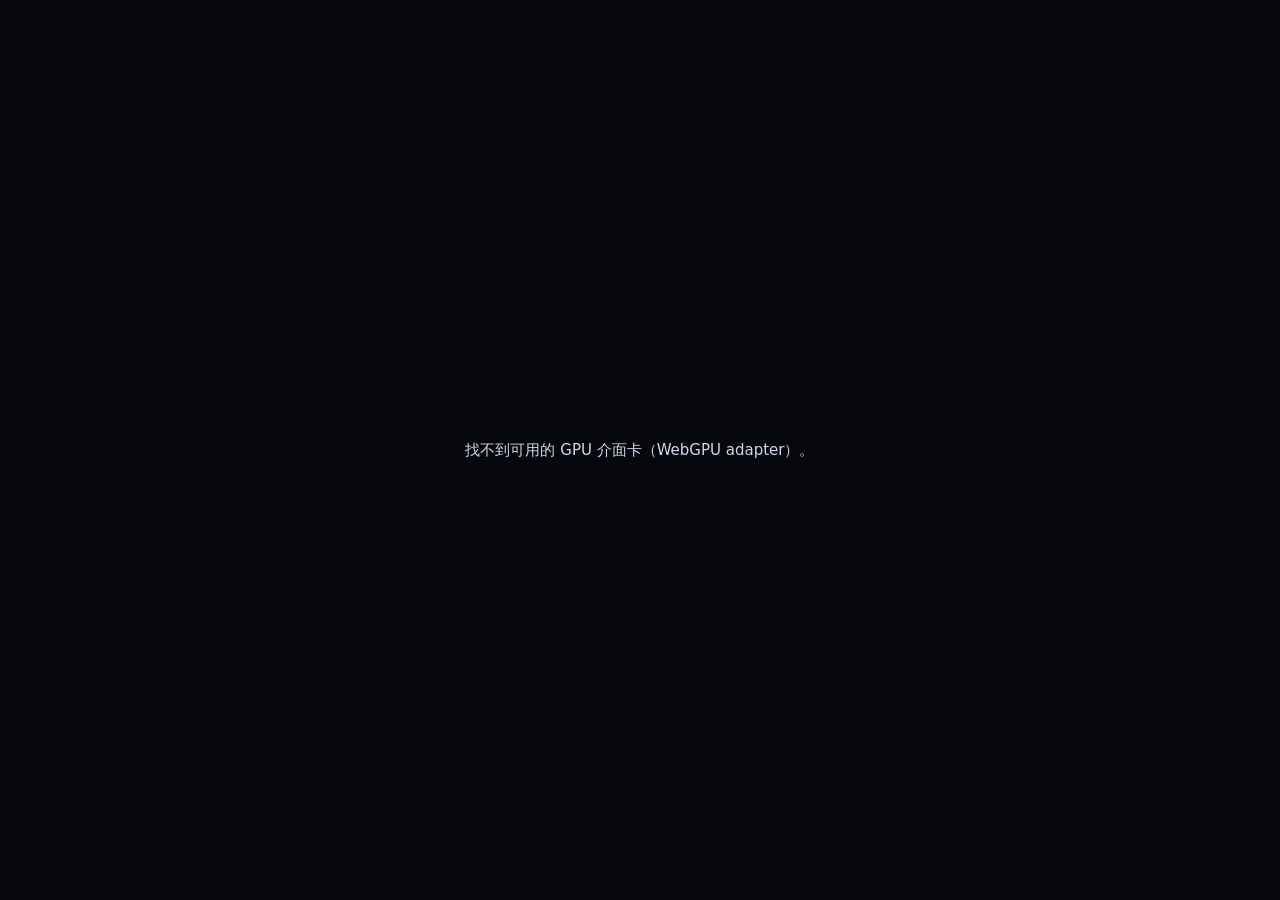
<file: lab/universe/index.html>
<!doctype html>
<html lang="zh-Hant">
<head>
<meta charset="utf-8">
<meta name="viewport" content="width=device-width,initial-scale=1">
<meta name="robots" content="noindex">
<title>宇宙實驗 · WebGPU</title>
<style>
  :root { color-scheme: dark; }
  * { box-sizing: border-box; }
  html, body { margin: 0; height: 100%; background: #000; overflow: hidden; font-family: system-ui, "Noto Sans TC", "Microsoft JhengHei", sans-serif; color: #cfd8ea; }
  canvas { position: fixed; inset: 0; width: 100%; height: 100%; display: block; touch-action: none; cursor: grab; }
  canvas:active { cursor: grabbing; }
  #ui { position: fixed; top: 12px; left: 12px; width: min(300px, calc(100vw - 24px)); padding: 14px 16px; border-radius: 14px; background: rgba(8, 12, 24, .62); border: 1px solid rgba(160, 190, 255, .16); backdrop-filter: blur(10px); -webkit-backdrop-filter: blur(10px); font-size: 13px; line-height: 1.5; transition: opacity .25s; }
  #ui.hidden { opacity: 0; pointer-events: none; }
  #ui h1 { margin: 0 0 2px; font-size: 15px; font-weight: 600; color: #eaf0ff; letter-spacing: .04em; }
  #stat { color: #8fa0c4; font-variant-numeric: tabular-nums; margin-bottom: 10px; min-height: 1.5em; }
  .row { display: flex; flex-wrap: wrap; gap: 6px; margin-bottom: 10px; }
  button, select { font: inherit; color: inherit; background: rgba(120, 150, 255, .1); border: 1px solid rgba(160, 190, 255, .22); border-radius: 8px; padding: 4px 10px; cursor: pointer; }
  button:hover, select:hover { background: rgba(120, 150, 255, .2); }
  button.on { background: rgba(120, 160, 255, .38); border-color: rgba(190, 210, 255, .55); color: #fff; }
  label.sl { display: grid; grid-template-columns: 4.2em 1fr 2.6em; align-items: center; gap: 8px; margin-bottom: 4px; color: #9fb0d4; }
  label.sl output { text-align: right; font-variant-numeric: tabular-nums; color: #7d8db0; }
  input[type=range] { width: 100%; accent-color: #7f9cff; }
  .hint { margin-top: 10px; font-size: 12px; color: #6b7a9c; }
  #toggle { position: fixed; top: 12px; right: 12px; opacity: .55; }
  #msg { position: fixed; inset: 0; display: none; place-items: center; text-align: center; padding: 24px; line-height: 1.8; font-size: 15px; background: #05070d; }
  #msg.show { display: grid; }
  #msg code { background: rgba(255,255,255,.08); padding: 1px 6px; border-radius: 4px; }
</style>
</head>
<body>
<canvas id="c"></canvas>

<div id="ui">
  <h1>WebGPU 宇宙實驗</h1>
  <div id="stat">載入中…</div>
  <div class="row" id="presets"></div>
  <div class="row">
    <label>星星數 <select id="count"></select></label>
    <button id="restart" title="R">重新開始</button>
    <button id="pause" title="空白鍵">暫停</button>
  </div>
  <label class="sl">時間流速 <input id="speed" type="range" min="1" max="30" step="1" value="4"><output></output></label>
  <label class="sl">亮度 <input id="exposure" type="range" min="0.3" max="3" step="0.05" value="1.2"><output></output></label>
  <label class="sl">光暈 <input id="bloom" type="range" min="0" max="3" step="0.05" value="1"><output></output></label>
  <label><input id="auto" type="checkbox" checked> 鏡頭自動緩慢旋轉</label>
  <div class="hint">拖曳旋轉 · 滾輪／雙指縮放 · 空白鍵暫停 · R 重來 · 1–4 切換場景 · H 隱藏面板</div>
</div>
<button id="toggle" title="H">面板</button>

<div id="msg"></div>

<script type="module">
// ───────────────────────── 常數（JS 與 WGSL 共用）─────────────────────────
const EPS = 0.06;        // 核心重力軟化長度
const HALO = 0.35;       // 暗物質暈強度（相對核心質量）
const RH = 0.5;          // 暗物質暈核心半徑
const RC = 3.0;          // 暗物質暈截斷半徑
const DT = 0.0025;       // 模擬時間步長
const CORE_EPS = 0.12;   // 星系核心互相吸引的軟化長度
const DF_K = 0.1, DF_R = 1.6;   // 動力學摩擦的強度與作用範圍
const F = (x) => Number(x).toFixed(7);

// ───────────────────────── WGSL ─────────────────────────
const SIM_WGSL = /* wgsl */`
struct Particle { pos: vec4f, vel: vec4f };
struct Core { pos: vec4f, vel: vec4f };
struct Sim { dt: f32, steps: u32, count: u32, ncores: u32, cores: array<Core, 4> };

@group(0) @binding(0) var<storage, read_write> parts: array<Particle>;
@group(0) @binding(1) var<uniform> sim: Sim;

const EPS2: f32 = ${F(EPS * EPS)};
const HALO: f32 = ${F(HALO)};
const RH2: f32 = ${F(RH * RH)};
const RC4: f32 = ${F(RC ** 4)};

fn accel(p: vec3f, t: f32) -> vec3f {
  var a = vec3f(0.0);
  for (var c = 0u; c < sim.ncores; c++) {
    let core = sim.cores[c];
    let d = core.pos.xyz + core.vel.xyz * t - p;
    let r2 = dot(d, d);
    let s2 = r2 + EPS2;
    let m = core.pos.w;
    a += d * (m * inverseSqrt(s2 * s2 * s2));
    a += d * (HALO * m / (r2 + RH2) / (1.0 + r2 * r2 / RC4));
  }
  return a;
}

@compute @workgroup_size(64)
fn main(@builtin(global_invocation_id) id: vec3u) {
  let i = id.x;
  if (i >= sim.count) { return; }
  let pr = parts[i];
  var p = pr.pos.xyz;
  var v = pr.vel.xyz;
  let dt = sim.dt;
  for (var k = 0u; k < sim.steps; k++) {
    let t = f32(k) * dt;
    v += accel(p, t) * (0.5 * dt);
    p += v * dt;
    v += accel(p, t + dt) * (0.5 * dt);
  }
  parts[i].pos = vec4f(p, pr.pos.w);
  parts[i].vel = vec4f(v, pr.vel.w);
}`;

const PARTICLE_WGSL = /* wgsl */`
struct Particle { pos: vec4f, vel: vec4f };
struct Cam { vp: mat4x4f, p: vec4f };   // p = (解析度x, 解析度y, 星點大小px, 亮度)

@group(0) @binding(0) var<storage, read> parts: array<Particle>;
@group(0) @binding(1) var<uniform> cam: Cam;

struct VOut {
  @builtin(position) pos: vec4f,
  @location(0) uv: vec2f,
  @location(1) col: vec3f,
};

fn palette(t: f32) -> vec3f {
  let warm = vec3f(1.0, 0.52, 0.2);
  let mid = vec3f(1.0, 0.93, 0.84);
  let cool = vec3f(0.42, 0.62, 1.0);
  return select(mix(warm, mid, t * 2.0), mix(mid, cool, t * 2.0 - 1.0), t > 0.5);
}

@vertex
fn vs(@builtin(vertex_index) vi: u32, @builtin(instance_index) ii: u32) -> VOut {
  var corners = array<vec2f, 6>(
    vec2f(-1.0, -1.0), vec2f(1.0, -1.0), vec2f(-1.0, 1.0),
    vec2f(-1.0, 1.0), vec2f(1.0, -1.0), vec2f(1.0, 1.0));
  let pt = parts[ii];
  let c = corners[vi];
  let clip = cam.vp * vec4f(pt.pos.xyz, 1.0);
  let s = fract(pt.vel.w * 1000.0);
  let s2 = fract(pt.vel.w * 77.0);
  var col = palette(clamp(pt.pos.w, 0.0, 1.0));
  var gain = cam.p.w * (0.55 + 0.9 * s2);
  var size = cam.p.z * (0.75 + 0.5 * s);
  if (s < 0.02) {                       // 少數粉紅色的恆星形成區
    col = vec3f(1.0, 0.3, 0.58);
    gain = gain * 2.2;
    size = size * 1.8;
  }
  var out: VOut;
  out.pos = vec4f(clip.xy + c * size * 2.0 / cam.p.xy * clip.w, clip.z, clip.w);
  out.uv = c;
  out.col = col * gain;
  return out;
}

@fragment
fn fs(in: VOut) -> @location(0) vec4f {
  let r2 = dot(in.uv, in.uv);
  if (r2 > 1.0) { discard; }
  let g = exp(-r2 * 4.0);
  return vec4f(in.col * g, 1.0);
}`;

const FULLSCREEN_VS = /* wgsl */`
@vertex
fn vs(@builtin(vertex_index) i: u32) -> @builtin(position) vec4f {
  let p = vec2f(f32((i << 1u) & 2u), f32(i & 2u));
  return vec4f(p * 2.0 - 1.0, 0.0, 1.0);
}`;

const DOWN_WGSL = FULLSCREEN_VS + /* wgsl */`
@group(0) @binding(0) var src: texture_2d<f32>;
@group(0) @binding(1) var smp: sampler;

@fragment
fn fs(@builtin(position) fc: vec4f) -> @location(0) vec4f {
  let sd = vec2f(textureDimensions(src));
  let dd = max(floor(sd * 0.5), vec2f(1.0));
  let uv = fc.xy / dd;
  let ts = 1.0 / sd;
  var c = textureSampleLevel(src, smp, uv + vec2f(-ts.x, -ts.y), 0.0).rgb;
  c += textureSampleLevel(src, smp, uv + vec2f( ts.x, -ts.y), 0.0).rgb;
  c += textureSampleLevel(src, smp, uv + vec2f(-ts.x,  ts.y), 0.0).rgb;
  c += textureSampleLevel(src, smp, uv + vec2f( ts.x,  ts.y), 0.0).rgb;
  return vec4f(c * 0.25, 1.0);
}`;

const COMPOSITE_WGSL = FULLSCREEN_VS + /* wgsl */`
struct Comp { a: vec4f, right: vec4f, up: vec4f, fwd: vec4f, p: vec4f };
@group(0) @binding(0) var hdr: texture_2d<f32>;
@group(0) @binding(1) var smp: sampler;
@group(0) @binding(2) var<uniform> u: Comp;

fn h1(p: vec3f) -> f32 { return fract(sin(dot(p, vec3f(12.9898, 78.233, 37.719))) * 43758.5453); }

fn vnoise(p: vec3f) -> f32 {
  let i = floor(p);
  let f = fract(p);
  let w = f * f * (3.0 - 2.0 * f);
  let a = mix(mix(h1(i), h1(i + vec3f(1.0, 0.0, 0.0)), w.x),
              mix(h1(i + vec3f(0.0, 1.0, 0.0)), h1(i + vec3f(1.0, 1.0, 0.0)), w.x), w.y);
  let b = mix(mix(h1(i + vec3f(0.0, 0.0, 1.0)), h1(i + vec3f(1.0, 0.0, 1.0)), w.x),
              mix(h1(i + vec3f(0.0, 1.0, 1.0)), h1(i + vec3f(1.0, 1.0, 1.0)), w.x), w.y);
  return mix(a, b, w.z);
}

fn fbm(p: vec3f) -> f32 {
  var a = 0.5;
  var q = p;
  var s = 0.0;
  for (var k = 0; k < 4; k++) {
    s += a * vnoise(q);
    q = q * 2.03 + vec3f(1.7, 9.2, 3.1);
    a *= 0.5;
  }
  return s;
}

fn starLayer(dir: vec3f, scale: f32, thr: f32, pa: f32) -> vec3f {
  let ip = floor(dir * scale);
  if (h1(ip) < thr) { return vec3f(0.0); }
  let ctr = ip + 0.15 + 0.7 * vec3f(h1(ip + 3.1), h1(ip + 9.7), h1(ip + 23.9));
  let d = length(dir - normalize(ctr));
  let r = 1.5 * pa;
  let m = 1.0 - smoothstep(0.0, r, d);
  let b = pow(h1(ip + 5.5), 6.0) * 1.6 + 0.12;
  let tint = mix(vec3f(1.0, 0.75, 0.55), vec3f(0.62, 0.76, 1.0), h1(ip + 8.8));
  return tint * (m * m * b);
}

@fragment
fn fs(@builtin(position) fc: vec4f) -> @location(0) vec4f {
  let res = u.a.xy;
  let uv = fc.xy / res;
  let hdrc = textureSampleLevel(hdr, smp, uv, 0.0).rgb;
  let bl = textureSampleLevel(hdr, smp, uv, 2.0).rgb * 0.30
         + textureSampleLevel(hdr, smp, uv, 3.0).rgb * 0.22
         + textureSampleLevel(hdr, smp, uv, 4.0).rgb * 0.14
         + textureSampleLevel(hdr, smp, uv, 5.0).rgb * 0.08;

  // 背景：依鏡頭方向算出的星空與星雲，會跟著轉動
  let ndc = vec2f(uv.x * 2.0 - 1.0, 1.0 - uv.y * 2.0);
  let dir = normalize(u.fwd.xyz + u.right.xyz * (ndc.x * u.a.z * res.x / res.y) + u.up.xyz * (ndc.y * u.a.z));
  let pa = 2.0 * u.a.z / res.y;
  var sky = starLayer(dir, 38.0, 0.45, pa) * 0.7 + starLayer(dir, 85.0, 0.7, pa) * 0.45;
  let n1 = fbm(dir * 2.2 + 5.0);
  let n2 = fbm(dir * 4.1 - 3.0);
  let band = exp(-pow(dot(dir, normalize(vec3f(0.3, 0.9, 0.3))) * 2.6, 2.0));
  sky += vec3f(0.36, 0.17, 0.56) * smoothstep(0.38, 0.85, n1) * 0.075 * (0.35 + band);
  sky += vec3f(0.08, 0.3, 0.46) * smoothstep(0.45, 0.9, n2) * 0.06 * (0.3 + band);
  sky += vec3f(0.01, 0.015, 0.03);

  var col = (hdrc + bl * u.p.y + sky) * u.p.x;
  col = vec3f(1.0) - exp(-col);
  col = pow(col, vec3f(1.0 / 2.2));
  col *= 1.0 - 0.32 * dot(ndc, ndc) * 0.5;
  col += (h1(vec3f(fc.xy, u.a.w)) - 0.5) / 255.0;
  return vec4f(col, 1.0);
}`;

// ───────────────────────── 小工具 ─────────────────────────
const $ = (id) => document.getElementById(id);
const canvas = $('c');
const msg = $('msg');
function fail(html) { msg.innerHTML = '<div>' + html + '</div>'; msg.classList.add('show'); $('ui').classList.add('hidden'); }

const randn = () => { let u = 0; while (!u) u = Math.random(); return Math.sqrt(-2 * Math.log(u)) * Math.cos(2 * Math.PI * Math.random()); };
const clamp = (x, a, b) => Math.min(b, Math.max(a, x));
const norm3 = (v) => { const l = Math.hypot(v[0], v[1], v[2]) || 1; return [v[0] / l, v[1] / l, v[2] / l]; };
const cross3 = (a, b) => [a[1] * b[2] - a[2] * b[1], a[2] * b[0] - a[0] * b[2], a[0] * b[1] - a[1] * b[0]];
const dot3 = (a, b) => a[0] * b[0] + a[1] * b[1] + a[2] * b[2];
function mul4(a, b) { // column-major
  const o = new Float32Array(16);
  for (let c = 0; c < 4; c++) for (let r = 0; r < 4; r++) {
    let s = 0; for (let k = 0; k < 4; k++) s += a[k * 4 + r] * b[c * 4 + k];
    o[c * 4 + r] = s;
  }
  return o;
}

// ───────────────────────── 場景（星系）生成 ─────────────────────────
const vcirc = (r, m) => {
  const r2 = r * r, s2 = r2 + EPS * EPS;
  return Math.sqrt(r2 * (m / (s2 * Math.sqrt(s2)) + HALO * m / (r2 + RH * RH) / (1 + r2 * r2 / RC ** 4)));
};

function fillGalaxy(buf, start, n, g) {
  const { m, size, pos, vel, yaw = 0, pitch = 0, spin = 1, arms = 2, armFrac = 0.6, bulge = 0.12, hot = false, rmin = 0.04 } = g;
  const Rmax = 1.5 * size, h = 0.3 * size, Rb = 0.17 * size;
  const cp = Math.cos(pitch), sp = Math.sin(pitch), cy = Math.cos(yaw), sy = Math.sin(yaw);
  const rot = (x, y, z) => { const y1 = y * cp - z * sp, z1 = y * sp + z * cp; return [x * cy + z1 * sy, y1, -x * sy + z1 * cy]; };
  for (let k = 0; k < n; k++) {
    const o = (start + k) * 8;
    let x, y, z, vx, vy, vz, t;
    if (Math.random() < bulge) {
      // 核球：Plummer 分布的球狀星群
      const r = Math.min(Rb / Math.sqrt(Math.pow(Math.random() + 1e-6, -2 / 3) - 1), Rmax * 0.8);
      const d = norm3([randn(), randn(), randn()]);
      x = d[0] * r; y = d[1] * r * 0.8; z = d[2] * r;
      let tv = [randn(), randn(), randn()];
      const dp = dot3(tv, d); tv = norm3([tv[0] - dp * d[0], tv[1] - dp * d[1], tv[2] - dp * d[2]]);
      const s = vcirc(Math.max(r, 0.02), m) * (0.5 + 0.3 * Math.random());
      vx = tv[0] * s; vy = tv[1] * s; vz = tv[2] * s;
      t = hot ? 0.9 : 0.05 + 0.25 * Math.random();
    } else {
      // 盤面：指數分布的半徑 + 對數螺旋臂
      let r; do { r = -h * (Math.log(1 - Math.random()) + Math.log(1 - Math.random())); } while (r > Rmax);
      r = Math.max(r, rmin);
      let th = Math.random() * 2 * Math.PI;
      if (!hot && Math.random() < armFrac) {
        const arm = Math.floor(Math.random() * arms);
        th = arm * 2 * Math.PI / arms - spin * 2.6 * Math.log(1 + r / (0.2 * size)) + randn() * (0.16 + 0.14 * r / Rmax);
      }
      const vc = vcirc(r, m) * (1 + 0.04 * randn());
      const c = Math.cos(th), s = Math.sin(th);
      x = r * c; z = r * s; y = randn() * (0.008 + 0.02 * r / Rmax) * size * (hot ? 0.3 : 1);
      vx = -spin * s * vc + randn() * 0.02 * vc;
      vz = spin * c * vc + randn() * 0.02 * vc;
      vy = randn() * 0.02 * vc;
      t = hot ? 1 - Math.pow(r / Rmax, 0.55) + randn() * 0.04 : 0.32 + 0.68 * Math.min(1, 1.1 * r / Rmax) + randn() * 0.05;
    }
    const P = rot(x, y, z), V = rot(vx, vy, vz);
    buf[o] = P[0] + pos[0]; buf[o + 1] = P[1] + pos[1]; buf[o + 2] = P[2] + pos[2]; buf[o + 3] = clamp(t, 0, 1);
    buf[o + 4] = V[0] + vel[0]; buf[o + 5] = V[1] + vel[1]; buf[o + 6] = V[2] + vel[2]; buf[o + 7] = Math.random();
  }
}

const TRIO = [0, 1, 2].map((i) => {
  const a = Math.PI / 2 + i * 2 * Math.PI / 3, R = 2.4, v = 0.25;
  return { w: 1, m: 0.7, size: 0.75, pos: [R * Math.cos(a), (i - 1) * 0.25, R * Math.sin(a)], vel: [-Math.sin(a) * v, 0, Math.cos(a) * v],
           yaw: i * 1.7, pitch: 0.6 - i * 0.7, spin: i === 1 ? -1 : 1 };
});

const PRESETS = {
  collide: { name: '星系碰撞', dist: 7.5, gal: [
    { w: 0.55, m: 1.0, size: 1.0, pos: [-2.2, 0.2, 0], vel: [0.3, 0, 0.1], yaw: 0.2, pitch: 0.5, spin: 1 },
    { w: 0.45, m: 0.8, size: 0.9, pos: [2.2, -0.2, 0.3], vel: [-0.3, 0, -0.1], yaw: 1.0, pitch: -0.9, spin: 1 } ] },
  spiral: { name: '螺旋星系', dist: 3.8, gal: [
    { w: 1, m: 1.0, size: 1.25, pos: [0, 0, 0], vel: [0, 0, 0], yaw: 0, pitch: 0.95, arms: 2, armFrac: 0.7, bulge: 0.14 } ] },
  trio: { name: '三星系共舞', dist: 8.5, gal: TRIO },
  quasar: { name: '黑洞吸積盤', dist: 2.2, gal: [
    { w: 1, m: 3.0, size: 0.4, pos: [0, 0, 0], vel: [0, 0, 0], yaw: 0, pitch: 0.38, hot: true, bulge: 0.04, rmin: 0.1 } ] },
};

function buildScene(key, N) {
  const P = PRESETS[key];
  const buf = new Float32Array(N * 8);
  const wsum = P.gal.reduce((s, g) => s + g.w, 0);
  let start = 0;
  P.gal.forEach((g, i) => {
    const n = i === P.gal.length - 1 ? N - start : Math.floor(N * g.w / wsum);
    fillGalaxy(buf, start, n, g);
    start += n;
  });
  const cores = P.gal.map((g) => ({ p: [...g.pos], v: [...g.vel], m: g.m }));
  return { buf, cores, dist: P.dist };
}

function stepCores(cores, total) {
  const n = 6, h = total / n;
  const acc = () => cores.map((a) => {
    const r = [0, 0, 0];
    for (const b of cores) if (b !== a) {
      const d = [b.p[0] - a.p[0], b.p[1] - a.p[1], b.p[2] - a.p[2]];
      const d2 = dot3(d, d), s2 = d2 + CORE_EPS * CORE_EPS, k = b.m / (s2 * Math.sqrt(s2));
      r[0] += d[0] * k; r[1] += d[1] * k; r[2] += d[2] * k;
      // 簡化的動力學摩擦：星系暈重疊時相對速度會被消耗，兩個星系才會真的合併
      const f = -DF_K * b.m * Math.exp(-d2 / (DF_R * DF_R));
      for (let j = 0; j < 3; j++) r[j] += f * (a.v[j] - b.v[j]);
    }
    return r;
  });
  for (let s = 0; s < n; s++) {
    let a = acc();
    cores.forEach((c, i) => { for (let j = 0; j < 3; j++) c.v[j] += a[i][j] * h / 2; });
    cores.forEach((c) => { for (let j = 0; j < 3; j++) c.p[j] += c.v[j] * h; });
    a = acc();
    cores.forEach((c, i) => { for (let j = 0; j < 3; j++) c.v[j] += a[i][j] * h / 2; });
  }
}

// ───────────────────────── 初始化 WebGPU ─────────────────────────
async function main() {
  if (!navigator.gpu) {
    return fail('這個瀏覽器不支援 WebGPU。<br>請用較新的 <code>Chrome</code> / <code>Edge</code>（113 以上）或 <code>Safari 26</code>，並確認是透過 https 或 localhost 開啟。');
  }
  const adapter = await navigator.gpu.requestAdapter({ powerPreference: 'high-performance' });
  if (!adapter) return fail('找不到可用的 GPU 介面卡（WebGPU adapter）。');
  const device = await adapter.requestDevice();
  const gpuName = adapter.info?.description || adapter.info?.device || adapter.info?.vendor || 'GPU';
  device.lost.then((i) => fail('GPU 裝置遺失：' + i.message + '<br>重新整理頁面試試。'));
  let errShown = false;
  device.addEventListener('uncapturederror', (e) => {
    console.error(e.error.message);
    if (!errShown) { errShown = true; fail('WebGPU 錯誤：<br><code>' + String(e.error.message).replace(/</g, '&lt;').slice(0, 400) + '</code>'); }
  });

  const ctx = canvas.getContext('webgpu');
  const format = navigator.gpu.getPreferredCanvasFormat();
  ctx.configure({ device, format, alphaMode: 'opaque' });

  const HDR = 'rgba16float';
  const sampler = device.createSampler({ magFilter: 'linear', minFilter: 'linear', mipmapFilter: 'linear', addressModeU: 'clamp-to-edge', addressModeV: 'clamp-to-edge' });

  const simPipe = device.createComputePipeline({ layout: 'auto', compute: { module: device.createShaderModule({ code: SIM_WGSL }), entryPoint: 'main' } });
  const partMod = device.createShaderModule({ code: PARTICLE_WGSL });
  const additive = { color: { srcFactor: 'one', dstFactor: 'one', operation: 'add' }, alpha: { srcFactor: 'one', dstFactor: 'one', operation: 'add' } };
  const partPipe = device.createRenderPipeline({
    layout: 'auto',
    vertex: { module: partMod, entryPoint: 'vs' },
    fragment: { module: partMod, entryPoint: 'fs', targets: [{ format: HDR, blend: additive }] },
    primitive: { topology: 'triangle-list' },
  });
  const downMod = device.createShaderModule({ code: DOWN_WGSL });
  const downPipe = device.createRenderPipeline({
    layout: 'auto',
    vertex: { module: downMod, entryPoint: 'vs' },
    fragment: { module: downMod, entryPoint: 'fs', targets: [{ format: HDR }] },
  });
  const compMod = device.createShaderModule({ code: COMPOSITE_WGSL });
  const compPipe = device.createRenderPipeline({
    layout: 'auto',
    vertex: { module: compMod, entryPoint: 'vs' },
    fragment: { module: compMod, entryPoint: 'fs', targets: [{ format }] },
  });

  const simUBO = device.createBuffer({ size: 16 + 4 * 32, usage: GPUBufferUsage.UNIFORM | GPUBufferUsage.COPY_DST });
  const camUBO = device.createBuffer({ size: 80, usage: GPUBufferUsage.UNIFORM | GPUBufferUsage.COPY_DST });
  const compUBO = device.createBuffer({ size: 80, usage: GPUBufferUsage.UNIFORM | GPUBufferUsage.COPY_DST });
  const simDV = new DataView(new ArrayBuffer(16 + 4 * 32));

  // ── UI 狀態 ──
  const state = { preset: 'collide', N: 500000, paused: false, speed: 4, exposure: 1.2, bloom: 1, auto: true };
  const COUNTS = [100000, 250000, 500000, 1000000, 2000000, 4000000];
  $('count').innerHTML = COUNTS.map((n) => `<option value="${n}"${n === state.N ? ' selected' : ''}>${n >= 1e6 ? n / 1e6 + ' M' : n / 1e3 + ' k'}</option>`).join('');
  const presetBox = $('presets');
  Object.entries(PRESETS).forEach(([k, p], i) => {
    const b = document.createElement('button');
    b.textContent = `${i + 1} ${p.name}`; b.dataset.k = k; presetBox.appendChild(b);
  });
  const syncPresetBtns = () => presetBox.querySelectorAll('button').forEach((b) => b.classList.toggle('on', b.dataset.k === state.preset));
  for (const id of ['speed', 'exposure', 'bloom']) {
    const el = $(id), out = el.parentElement.querySelector('output');
    const upd = () => { state[id] = +el.value; out.textContent = el.value; };
    el.addEventListener('input', upd); upd();
  }
  $('auto').addEventListener('change', (e) => { state.auto = e.target.checked; });

  // ── 場景緩衝 ──
  let partBuf = null, partBG = null, simBG = null, cores = [], N = state.N;
  const cam = { yaw: 0.6, pitch: 0.5, dist: 7.5, target: [0, 0, 0] };

  function loadScene() {
    N = state.N;
    const sc = buildScene(state.preset, N);
    partBuf?.destroy();
    partBuf = device.createBuffer({ size: sc.buf.byteLength, usage: GPUBufferUsage.STORAGE | GPUBufferUsage.COPY_DST, mappedAtCreation: true });
    new Float32Array(partBuf.getMappedRange()).set(sc.buf);
    partBuf.unmap();
    simBG = device.createBindGroup({ layout: simPipe.getBindGroupLayout(0), entries: [{ binding: 0, resource: { buffer: partBuf } }, { binding: 1, resource: { buffer: simUBO } }] });
    partBG = device.createBindGroup({ layout: partPipe.getBindGroupLayout(0), entries: [{ binding: 0, resource: { buffer: partBuf } }, { binding: 1, resource: { buffer: camUBO } }] });
    cores = sc.cores;
    cam.dist = sc.dist;
    cam.target = com();
    syncPresetBtns();
  }
  function com() {
    const M = cores.reduce((s, c) => s + c.m, 0);
    return [0, 1, 2].map((j) => cores.reduce((s, c) => s + c.p[j] * c.m, 0) / M);
  }

  presetBox.addEventListener('click', (e) => { const k = e.target.dataset?.k; if (k) { state.preset = k; loadScene(); } });
  $('count').addEventListener('change', (e) => { state.N = +e.target.value; loadScene(); });
  $('restart').addEventListener('click', loadScene);
  const pauseBtn = $('pause');
  const togglePause = () => { state.paused = !state.paused; pauseBtn.textContent = state.paused ? '繼續' : '暫停'; pauseBtn.classList.toggle('on', state.paused); };
  pauseBtn.addEventListener('click', togglePause);
  const toggleUI = () => $('ui').classList.toggle('hidden');
  $('toggle').addEventListener('click', toggleUI);
  addEventListener('keydown', (e) => {
    if (e.target.tagName === 'SELECT') return;
    if (e.key === ' ') { e.preventDefault(); togglePause(); }
    else if (e.key === 'r' || e.key === 'R') loadScene();
    else if (e.key === 'h' || e.key === 'H') toggleUI();
    else if (/^[1-9]$/.test(e.key)) { const k = Object.keys(PRESETS)[+e.key - 1]; if (k) { state.preset = k; loadScene(); } }
  });

  // ── 鏡頭操作 ──
  const ptrs = new Map(); let pinch = 0, lastTouch = 0;
  canvas.addEventListener('pointerdown', (e) => { canvas.setPointerCapture(e.pointerId); ptrs.set(e.pointerId, [e.clientX, e.clientY]); lastTouch = performance.now(); });
  canvas.addEventListener('pointermove', (e) => {
    const prev = ptrs.get(e.pointerId); if (!prev) return;
    const cur = [e.clientX, e.clientY];
    if (ptrs.size === 1) {
      cam.yaw -= (cur[0] - prev[0]) * 0.005;
      cam.pitch = clamp(cam.pitch + (cur[1] - prev[1]) * 0.005, -1.5, 1.5);
    }
    ptrs.set(e.pointerId, cur);
    if (ptrs.size === 2) {
      const [a, b] = [...ptrs.values()]; const d = Math.hypot(a[0] - b[0], a[1] - b[1]);
      if (pinch) cam.dist = clamp(cam.dist * pinch / d, 0.4, 80);
      pinch = d;
    }
    lastTouch = performance.now();
  });
  const up = (e) => { ptrs.delete(e.pointerId); pinch = 0; };
  canvas.addEventListener('pointerup', up); canvas.addEventListener('pointercancel', up);
  canvas.addEventListener('wheel', (e) => { e.preventDefault(); cam.dist = clamp(cam.dist * Math.exp(e.deltaY * 0.0011), 0.4, 80); }, { passive: false });

  // ── 隨視窗大小重建的資源 ──
  let W = 0, H = 0, scale = 1, hdrTex = null, mipViews = [], downBGs = [], compBG = null;
  function resize() {
    scale = Math.min(window.devicePixelRatio || 1, 1.5);
    const w = Math.max(64, Math.round(canvas.clientWidth * scale)), h = Math.max(64, Math.round(canvas.clientHeight * scale));
    if (w === W && h === H) return;
    W = w; H = h; canvas.width = w; canvas.height = h;
    hdrTex?.destroy();
    const mips = Math.min(6, Math.floor(Math.log2(Math.max(w, h))) + 1);
    hdrTex = device.createTexture({ size: [w, h], format: HDR, mipLevelCount: mips, usage: GPUTextureUsage.RENDER_ATTACHMENT | GPUTextureUsage.TEXTURE_BINDING });
    mipViews = Array.from({ length: mips }, (_, i) => hdrTex.createView({ baseMipLevel: i, mipLevelCount: 1 }));
    downBGs = mipViews.slice(0, -1).map((v) => device.createBindGroup({ layout: downPipe.getBindGroupLayout(0), entries: [{ binding: 0, resource: v }, { binding: 1, resource: sampler }] }));
    compBG = device.createBindGroup({ layout: compPipe.getBindGroupLayout(0), entries: [{ binding: 0, resource: hdrTex.createView() }, { binding: 1, resource: sampler }, { binding: 2, resource: { buffer: compUBO } }] });
  }

  // ── 每一幀 ──
  const FOV = 55 * Math.PI / 180, TAN = Math.tan(FOV / 2);
  let fps = 60, last = performance.now(), statT = 0;
  loadScene();

  function frame(now) {
    requestAnimationFrame(frame);
    const dtReal = Math.min(100, now - last); last = now;
    fps += (1000 / Math.max(dtReal, 0.1) - fps) * 0.05;
    resize();

    if (state.auto && ptrs.size === 0 && now - lastTouch > 2500) cam.yaw += 0.0007;
    const com3 = com();
    for (let j = 0; j < 3; j++) cam.target[j] += (com3[j] - cam.target[j]) * 0.08;

    // 相機
    const cp = Math.cos(cam.pitch), sp = Math.sin(cam.pitch);
    const eye = [cam.target[0] + cam.dist * cp * Math.sin(cam.yaw), cam.target[1] + cam.dist * sp, cam.target[2] + cam.dist * cp * Math.cos(cam.yaw)];
    const fwd = norm3([cam.target[0] - eye[0], cam.target[1] - eye[1], cam.target[2] - eye[2]]);
    const right = norm3(cross3(fwd, [0, 1, 0]));
    const upv = cross3(right, fwd);
    const view = new Float32Array([right[0], upv[0], -fwd[0], 0, right[1], upv[1], -fwd[1], 0, right[2], upv[2], -fwd[2], 0, -dot3(right, eye), -dot3(upv, eye), dot3(fwd, eye), 1]);
    const f = 1 / TAN, zn = 0.01, zf = 500, asp = W / H;
    const proj = new Float32Array([f / asp, 0, 0, 0, 0, f, 0, 0, 0, 0, zf / (zn - zf), -1, 0, 0, zn * zf / (zn - zf), 0]);
    const vp = mul4(proj, view);

    const gain = 0.014 * (500000 / N);
    device.queue.writeBuffer(camUBO, 0, new Float32Array([...vp, W, H, 1.7 * scale, gain]));
    device.queue.writeBuffer(compUBO, 0, new Float32Array([W, H, TAN, now * 0.001, ...right, 0, ...upv, 0, ...fwd, 0, state.exposure, state.bloom, 0, 0]));

    // 模擬
    simDV.setFloat32(0, DT, true); simDV.setUint32(4, state.speed, true); simDV.setUint32(8, N, true); simDV.setUint32(12, cores.length, true);
    cores.forEach((c, i) => {
      const o = 16 + i * 32;
      simDV.setFloat32(o, c.p[0], true); simDV.setFloat32(o + 4, c.p[1], true); simDV.setFloat32(o + 8, c.p[2], true); simDV.setFloat32(o + 12, c.m, true);
      simDV.setFloat32(o + 16, c.v[0], true); simDV.setFloat32(o + 20, c.v[1], true); simDV.setFloat32(o + 24, c.v[2], true);
    });
    device.queue.writeBuffer(simUBO, 0, simDV.buffer);

    const enc = device.createCommandEncoder();
    if (!state.paused) {
      const p = enc.beginComputePass();
      p.setPipeline(simPipe); p.setBindGroup(0, simBG); p.dispatchWorkgroups(Math.ceil(N / 64)); p.end();
    }
    {
      const p = enc.beginRenderPass({ colorAttachments: [{ view: mipViews[0], clearValue: [0, 0, 0, 1], loadOp: 'clear', storeOp: 'store' }] });
      p.setPipeline(partPipe); p.setBindGroup(0, partBG); p.draw(6, N); p.end();
    }
    for (let i = 0; i < downBGs.length; i++) {
      const p = enc.beginRenderPass({ colorAttachments: [{ view: mipViews[i + 1], loadOp: 'clear', clearValue: [0, 0, 0, 1], storeOp: 'store' }] });
      p.setPipeline(downPipe); p.setBindGroup(0, downBGs[i]); p.draw(3); p.end();
    }
    {
      const p = enc.beginRenderPass({ colorAttachments: [{ view: ctx.getCurrentTexture().createView(), loadOp: 'clear', clearValue: [0, 0, 0, 1], storeOp: 'store' }] });
      p.setPipeline(compPipe); p.setBindGroup(0, compBG); p.draw(3); p.end();
    }
    device.queue.submit([enc.finish()]);

    if (!state.paused) stepCores(cores, state.speed * DT);

    if (now - statT > 400) {
      statT = now;
      $('stat').textContent = `${N >= 1e6 ? (N / 1e6).toFixed(1) + ' M' : N / 1e3 + ' k'} 顆星 · ${fps.toFixed(0)} FPS · ${gpuName}`;
    }
  }
  requestAnimationFrame(frame);
}

main().catch((e) => { console.error(e); fail('初始化失敗：<br><code>' + String(e.message || e).replace(/</g, '&lt;') + '</code>'); });
</script>
</body>
</html>
</file>
<file: exam/exam.css>
:root {
  color-scheme: light dark;
  --bg: #f3f5f8;
  --surface: #ffffff;
  --ink: #1b2530;
  --muted: #52606d;
  --line: #d3dae1;
  --accent: #2457c5;
  --accent-ink: #ffffff;
  --accent-soft: #e3ebfb;
  --ok: #14633a;
  --ok-bg: #e4f4ea;
  --bad: #a3182a;
  --bad-bg: #fcebed;
  --note-bg: #f3f6fa;
  --shadow: 0 1px 2px rgba(20, 30, 45, .06);
  --sans: system-ui, -apple-system, "Segoe UI", "Noto Sans TC", "PingFang TC", "Microsoft JhengHei", "Heiti TC", sans-serif;
}
@media (prefers-color-scheme: dark) {
  :root {
    --bg: #11161b;
    --surface: #1a222b;
    --ink: #e9eef2;
    --muted: #a5b1bc;
    --line: #2f3b46;
    --accent: #8fb0ff;
    --accent-ink: #0d1a33;
    --accent-soft: #23314d;
    --ok: #86dba4;
    --ok-bg: #12301e;
    --bad: #ffa3ad;
    --bad-bg: #3b1a20;
    --note-bg: #202a34;
    --shadow: none;
  }
}

*, *::before, *::after { box-sizing: border-box; }
html { -webkit-text-size-adjust: 100%; }
/* 防複製：不能選取文字、手機長按不跳選單、列印時不輸出內容 */
body {
  -webkit-user-select: none;
  user-select: none;
  -webkit-touch-callout: none;
}
img { -webkit-user-drag: none; }
@media print { body { display: none; } }
body {
  margin: 0;
  background: var(--bg);
  color: var(--ink);
  font: 17px/1.65 var(--sans);
  overflow-wrap: anywhere;
}
.wrap {
  max-width: 720px;
  margin: 0 auto;
  padding: 20px 16px 180px; /* 底部進度列出現離開警示會變高，留足空間不蓋住最後一題 */
}
h1, h2, h3, p, ul { margin: 0; }
button { font: inherit; color: inherit; }
a { color: var(--accent); }
:focus-visible { outline: 3px solid var(--accent); outline-offset: 2px; }
.sr-only {
  position: absolute; width: 1px; height: 1px; margin: -1px; padding: 0;
  overflow: hidden; clip: rect(0 0 0 0); white-space: nowrap; border: 0;
}
.status { text-align: center; color: var(--muted); padding: 48px 0; }

/* ---------- 首頁 ---------- */
.home-head { padding: 12px 0 20px; }
.home-head h1 { font-size: 1.7rem; line-height: 1.3; }
.home-head p { color: var(--muted); margin-top: 6px; }
.exam-list { list-style: none; padding: 0; display: grid; gap: 12px; }
.exam-card {
  display: grid;
  grid-template-columns: 1fr auto;
  gap: 2px 12px;
  align-items: center;
  min-height: 72px;
  padding: 14px 16px;
  background: var(--surface);
  border: 2px solid var(--line);
  border-radius: 14px;
  color: inherit;
  text-decoration: none;
  box-shadow: var(--shadow);
}
.exam-card:hover { border-color: var(--accent); }
.exam-card.is-locked { border-style: dashed; box-shadow: none; opacity: .65; cursor: not-allowed; user-select: none; }
.exam-card.is-locked:hover { border-color: var(--line); }
.exam-card.is-locked .exam-go { color: var(--muted); }
.exam-date { font-size: 1.25rem; font-weight: 700; font-variant-numeric: tabular-nums; }
.exam-scope { grid-column: 1; color: var(--muted); font-size: .95rem; }
.exam-count { grid-column: 2; grid-row: 1; color: var(--muted); font-size: .95rem; text-align: right; }
.exam-go { grid-column: 2; grid-row: 2; color: var(--accent); font-weight: 700; font-size: .95rem; text-align: right; }
.schedule { margin-top: 28px; padding-top: 18px; border-top: 1px solid var(--line); }
.schedule ul { list-style: none; padding: 0; margin-top: 8px; display: grid; gap: 10px; }
.schedule li { display: grid; grid-template-columns: 1fr auto; gap: 0 12px; align-items: baseline; }
.sch-name { font-weight: 700; }
.sch-when { grid-column: 1; color: var(--muted); font-variant-numeric: tabular-nums; }
.sch-left { grid-column: 2; grid-row: 1 / span 2; align-self: center; color: var(--accent); font-weight: 700; }
.sch-scope { grid-column: 1 / -1; color: var(--muted); font-size: .95rem; }
.handout {
  margin-top: 28px; padding-top: 18px; border-top: 1px solid var(--line);
  display: flex; flex-wrap: wrap; gap: 8px 16px; align-items: center;
}
.handout strong { margin-right: auto; }

/* ---------- 按鈕 ---------- */
.btn {
  display: inline-flex; align-items: center; justify-content: center;
  min-height: 48px; padding: 8px 20px;
  border-radius: 12px; border: 2px solid var(--line);
  background: var(--surface); cursor: pointer; font-weight: 700; text-decoration: none;
}
.btn:hover { border-color: var(--accent); }
.btn.primary { background: var(--accent); color: var(--accent-ink); border-color: var(--accent); }
.btn:disabled {
  cursor: not-allowed; background: var(--line); color: var(--muted); border-color: var(--line);
}

/* ---------- 考卷頁首 ---------- */
.back { display: inline-flex; align-items: center; min-height: 44px; text-decoration: none; font-weight: 700; }
.exam-head { padding: 4px 0 16px; }
.exam-head h1 { font-size: 1.7rem; line-height: 1.3; font-variant-numeric: tabular-nums; }
.exam-head p { color: var(--muted); }

/* ---------- 成績摘要 ---------- */
.summary {
  background: var(--surface); border: 2px solid var(--line); border-radius: 16px;
  padding: 18px 16px; margin-bottom: 18px; box-shadow: var(--shadow);
}
.summary:focus { outline: none; }
.score { display: flex; align-items: baseline; flex-wrap: wrap; gap: 4px 10px; }
.score .big { font-size: 2.6rem; font-weight: 800; line-height: 1.1; font-variant-numeric: tabular-nums; }
.score .of { font-size: 1.1rem; color: var(--muted); }
.score .pct { font-size: 1.1rem; font-weight: 700; }
.cats { list-style: none; padding: 0; margin-top: 10px; display: flex; flex-wrap: wrap; gap: 6px 10px; }
.cats li { padding: 4px 12px; border-radius: 999px; background: var(--note-bg); border: 1px solid var(--line); font-size: .95rem; }
.wrong-box { margin-top: 16px; padding-top: 14px; border-top: 1px solid var(--line); }
.wrong-box h2 { font-size: 1.05rem; margin-bottom: 8px; }
.chips { display: flex; flex-wrap: wrap; gap: 8px; }
.chip {
  min-width: 48px; min-height: 44px; padding: 4px 12px; cursor: pointer;
  border-radius: 10px; border: 2px solid var(--bad); background: var(--bad-bg); color: var(--bad);
  font-weight: 700; font-variant-numeric: tabular-nums;
}
.chip::before { content: "✗ "; }
.chip.todo { border-color: var(--accent); background: var(--accent-soft); color: var(--accent); }
.chip.todo::before { content: ""; }
.all-right { color: var(--ok); font-weight: 700; }
.all-right::before { content: "✓ "; }
.summary-actions { margin-top: 16px; display: flex; flex-wrap: wrap; gap: 10px 14px; align-items: center; }
.switch { display: inline-flex; align-items: center; gap: 10px; min-height: 48px; cursor: pointer; font-weight: 700; }
.switch input { width: 24px; height: 24px; accent-color: var(--accent); }

/* ---------- 題目 ---------- */
.questions { display: grid; gap: 14px; }
.q {
  background: var(--surface); border: 2px solid var(--line); border-radius: 16px;
  padding: 14px; box-shadow: var(--shadow); scroll-margin-top: 12px;
}
.q:focus { outline: none; }
.q-head { display: flex; align-items: center; flex-wrap: wrap; gap: 8px; margin-bottom: 8px; }
.qnum { font-weight: 800; font-size: 1.05rem; font-variant-numeric: tabular-nums; }
.tag {
  padding: 1px 10px; border-radius: 999px; font-size: .85rem;
  background: var(--note-bg); border: 1px solid var(--line); color: var(--muted);
}
.badge { margin-left: auto; padding: 2px 12px; border-radius: 999px; font-weight: 700; font-size: .95rem; border: 2px solid; }
.badge.ok { color: var(--ok); background: var(--ok-bg); border-color: var(--ok); }
.badge.bad { color: var(--bad); background: var(--bad-bg); border-color: var(--bad); }
.q.is-right { border-color: var(--ok); }
.q.is-wrong { border-color: var(--bad); }
.sentence { font-size: 1.1rem; line-height: 1.8; margin-bottom: 12px; white-space: pre-line; } /* 對話題用換行分角色 */
.blank {
  display: inline-block; min-width: 4.5em; min-height: 1.3em; vertical-align: bottom;
  border-bottom: 2px solid var(--ink); text-align: center; padding: 0 .3em; margin: 0 .15em;
  font-weight: 700; color: var(--accent); line-height: 1.3;
}
.blank.done { border-bottom-color: var(--ok); color: var(--ok); background: var(--ok-bg); border-radius: 4px 4px 0 0; }
.opts { display: grid; gap: 8px; }
.opt { position: relative; }
.opt input { position: absolute; opacity: 0; width: 100%; height: 100%; margin: 0; cursor: pointer; }
.opt label {
  display: flex; align-items: flex-start; gap: 12px;
  min-height: 52px; padding: 10px 14px;
  border: 2px solid var(--line); border-radius: 12px; background: var(--surface); cursor: pointer;
}
.opt input:disabled, .opt input:disabled + label { cursor: default; }
.opt:hover input:not(:disabled) + label { border-color: var(--accent); }
.opt input:focus-visible + label { outline: 3px solid var(--accent); outline-offset: 2px; }
.opt input:checked + label { border-color: var(--accent); background: var(--accent-soft); }
.letter {
  flex: none; width: 32px; height: 32px; border-radius: 50%;
  display: inline-flex; align-items: center; justify-content: center;
  border: 2px solid var(--muted); font-weight: 800; font-size: .95rem; margin-top: 1px;
}
.opt input:checked + label .letter { background: var(--accent); border-color: var(--accent); color: var(--accent-ink); }
.opt-body { display: flex; flex-direction: column; min-width: 0; padding-top: 2px; }
.mark { font-size: .9rem; font-weight: 700; }
.opt.is-answer label { border-color: var(--ok); background: var(--ok-bg); }
.opt.is-answer .mark { color: var(--ok); }
.opt.is-answer .letter { background: var(--ok); border-color: var(--ok); color: var(--ok-bg); }
.opt.is-miss label { border-color: var(--bad); background: var(--bad-bg); }
.opt.is-miss .mark { color: var(--bad); }
.opt.is-miss .letter { background: var(--bad); border-color: var(--bad); color: var(--bad-bg); }
/* 交卷後：已選取樣式不可蓋掉對錯顏色 */
.opt.is-answer input:checked + label { background: var(--ok-bg); border-color: var(--ok); }
.opt.is-miss input:checked + label { background: var(--bad-bg); border-color: var(--bad); }
.opt.is-answer input:checked + label .letter { background: var(--ok); border-color: var(--ok); color: var(--ok-bg); }
.opt.is-miss input:checked + label .letter { background: var(--bad); border-color: var(--bad); color: var(--bad-bg); }

.explain {
  margin-top: 12px; padding: 12px 14px; border-radius: 12px;
  background: var(--note-bg); border: 1px solid var(--line); display: grid; gap: 8px;
}
.explain dt { font-weight: 800; font-size: .9rem; color: var(--muted); }
.explain dd { margin: 0; }
.explain dl { margin: 0; display: grid; gap: 8px; }
.only-wrong .q.is-right { display: none; }

/* ---------- 多題型（sections 格式）：區標題、短文、拼字 ---------- */
.sec-head { margin-top: 14px; padding: 4px 2px 0; }
.sec-head:first-child { margin-top: 0; }
.sec-head h2 { font-size: 1.3rem; line-height: 1.4; }
.sec-meta { color: var(--muted); font-size: .95rem; }
.sec-intro { margin-top: 4px; color: var(--muted); font-size: .95rem; }
.passage {
  background: var(--surface); border: 2px solid var(--line); border-left: 6px solid var(--accent);
  border-radius: 16px; padding: 14px 16px; box-shadow: var(--shadow);
}
.passage-body { font-size: 1.08rem; line-height: 2; white-space: pre-line; }
.blank.cloze { min-width: 3.2em; cursor: pointer; }
.blank.cloze::before { content: attr(data-n); font-size: .72em; font-weight: 700; color: var(--muted); margin-right: .3em; }
.blank.cloze.done::before { color: var(--ok); }
.spell-input {
  -webkit-user-select: text; user-select: text;
  font: inherit; font-weight: 700; color: var(--accent); background: var(--surface);
  border: 0; border-bottom: 2px solid var(--ink); border-radius: 4px 4px 0 0;
  padding: 0 .3em; margin: 0 .15em; min-height: 2em; text-align: center; max-width: 100%;
}
.spell-input:focus-visible { outline: 3px solid var(--accent); outline-offset: 2px; background: var(--accent-soft); }
.spell-input.is-ok { color: var(--ok); background: var(--ok-bg); border-bottom-color: var(--ok); }
.spell-input.is-no { color: var(--bad); background: var(--bad-bg); border-bottom-color: var(--bad); }
.spell-hint { margin: -4px 0 6px; font-size: .95rem; color: var(--muted); }
.spell-hint code { font: 700 1.05rem ui-monospace, Consolas, monospace; color: var(--ink); letter-spacing: .08em; }
@media (min-width: 640px) {
  .q.t-cloze .opts { grid-template-columns: 1fr 1fr; }
}

/* ---------- 底部作答列 ---------- */
.todo-box { margin-top: 18px; }
.todo-box h2 { font-size: 1rem; margin-bottom: 8px; }
.bar {
  position: fixed; left: 0; right: 0; bottom: 0; z-index: 10;
  background: var(--surface); border-top: 2px solid var(--line);
  padding: 10px 16px calc(10px + env(safe-area-inset-bottom, 0px));
}
.bar-inner { max-width: 720px; margin: 0 auto; display: flex; align-items: center; gap: 14px; }
.bar-info { flex: 1; min-width: 0; }
.bar-text { font-weight: 700; font-variant-numeric: tabular-nums; }
.bar-sub { font-size: .9rem; color: var(--muted); }
.meter { height: 8px; border-radius: 999px; background: var(--line); margin-top: 6px; overflow: hidden; }
.meter > div { height: 100%; background: var(--accent); width: 0; transition: width .2s; }
.bar-time { font-weight: 700; font-variant-numeric: tabular-nums; color: var(--muted); white-space: nowrap; }
.bar-warn { margin-top: 6px; font-size: .85rem; font-weight: 700; color: var(--bad); }
.run-stats { margin-top: 8px; }
.cats li.warn { background: var(--bad-bg); border-color: var(--bad); color: var(--bad); font-weight: 700; }
.end-actions { margin-top: 22px; display: flex; flex-wrap: wrap; gap: 12px; }

@media (min-width: 640px) {
  .wrap { padding-top: 32px; }
  .q { padding: 18px 20px; }
}
@media (prefers-reduced-motion: reduce) {
  .meter > div { transition: none; }
}
</file>
